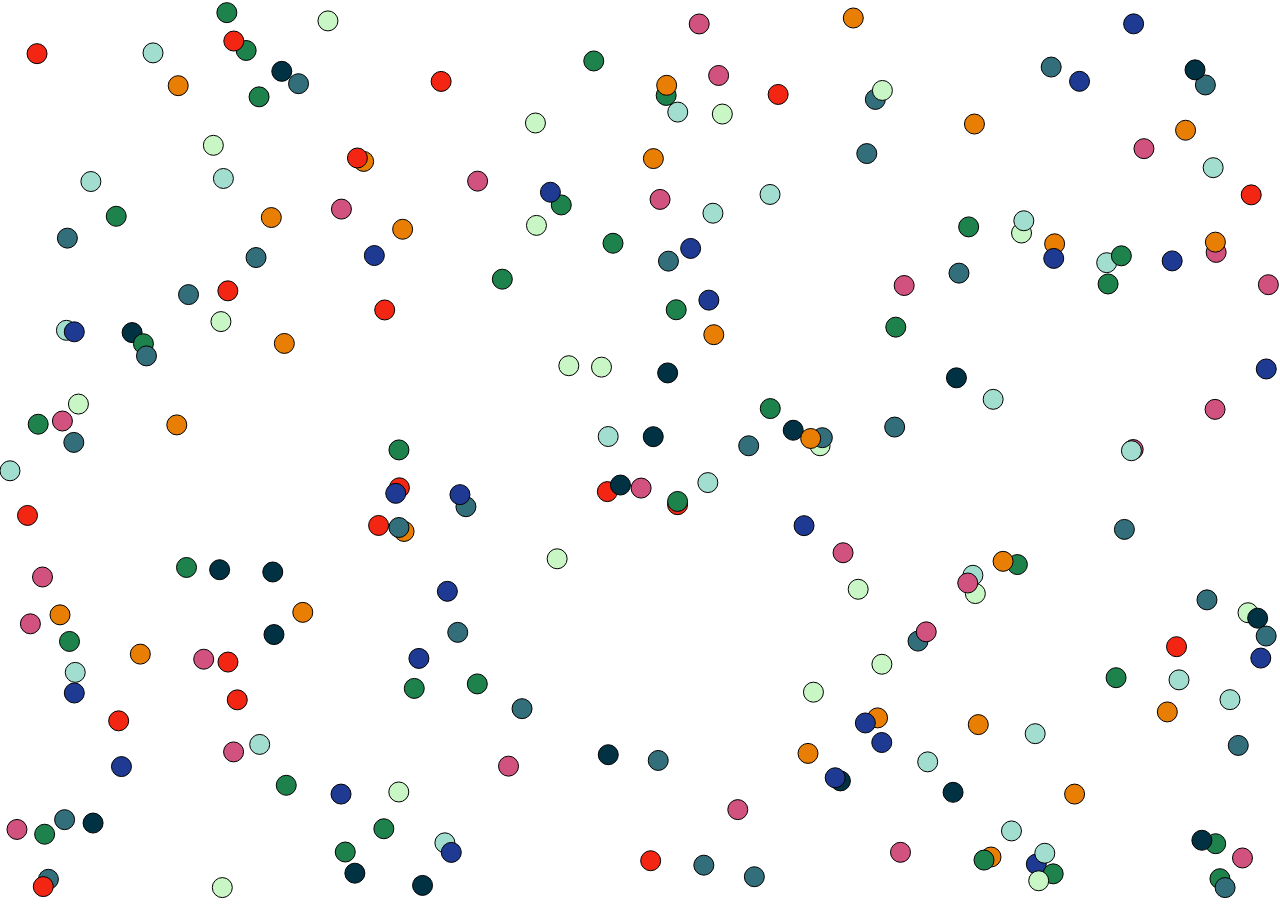
<file: canvas/index.html>
<!DOCTYPE html>
<html lang="en">

<head>
  <meta charset="UTF-8">
  <title>Canvas + Классы в JS</title>
  <link rel="stylesheet" href="css/style.css">
</head>
<body>
  <canvas>

  </canvas>
  <script src='js/scripts.js'></script>
</body>
</html>
</file>
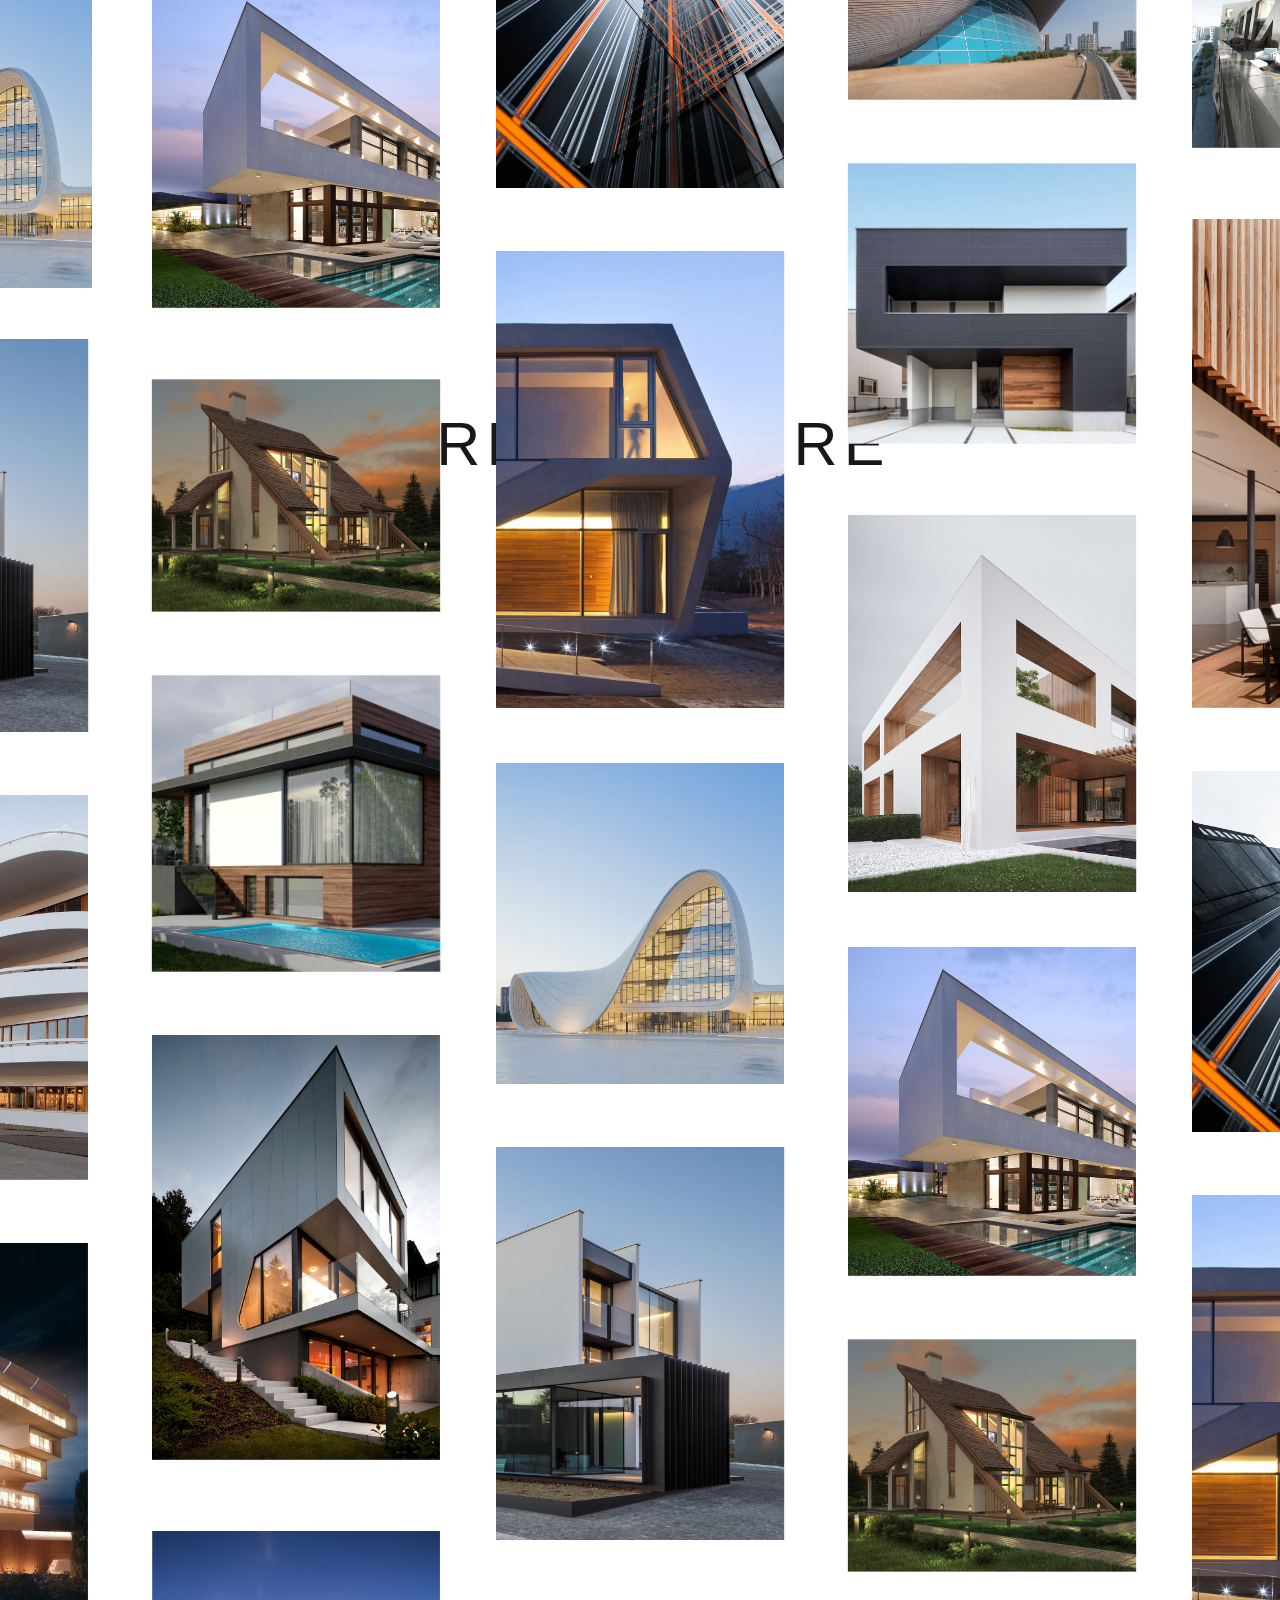
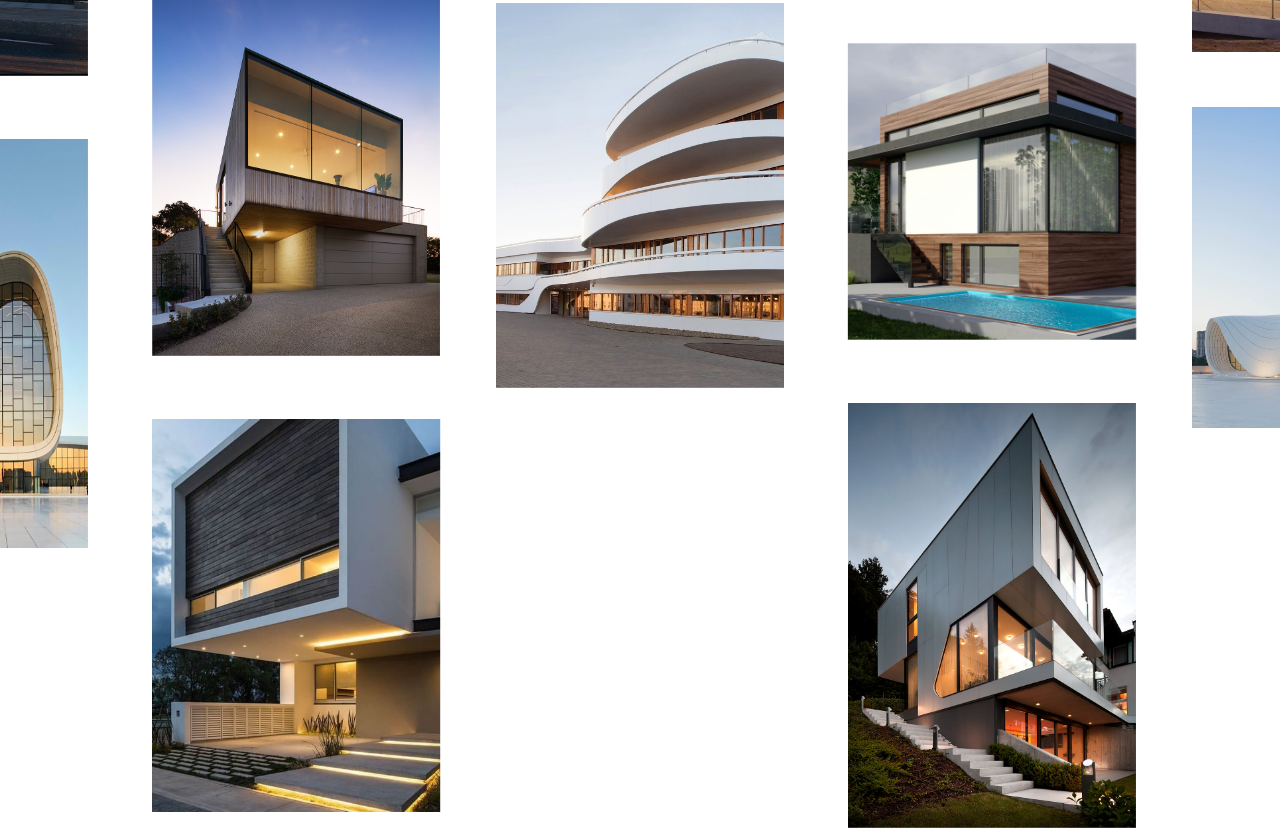
<file: create-draggable-site/index.html>
<!DOCTYPE html>
<html lang="en">
<head>
    <meta charset="UTF-8">
    <meta http-equiv="X-UA-Compatible" content="IE=edge">
    <meta name="viewport" content="width=device-width, initial-scale=1.0">
    <title>Hz</title>
    
    <link rel="stylesheet" href="css/style.css">
    <script src="libs/gsap.min.js" defer></script>
    <script src="libs/Draggable.min.js" defer></script>
    <script src="libs/InertiaPlugin.min.js" defer></script>
    <script src="js/app.js" defer></script>

    <style>
        .gallery{
            opacity: 0;
        }
    </style>

</head>
<body>
    
<h1 class="header">ARHITECTURE <span>Loading...</span></h1>

<!-- .gallery>(.gallery__item*20>img[src="$.jpg" alt="Alt"])*4 -->
<div class="gallery">
    <div class="gallery__item"><img src="img/1.jpg" alt="Alt"></div>
    <div class="gallery__item"><img src="img/2.jpg" alt="Alt"></div>
    <div class="gallery__item"><img src="img/3.jpg" alt="Alt"></div>
    <div class="gallery__item"><img src="img/4.jpg" alt="Alt"></div>
    <div class="gallery__item"><img src="img/5.jpg" alt="Alt"></div>
    <div class="gallery__item"><img src="img/6.jpg" alt="Alt"></div>
    <div class="gallery__item"><img src="img/7.jpg" alt="Alt"></div>
    <div class="gallery__item"><img src="img/8.jpg" alt="Alt"></div>
    <div class="gallery__item"><img src="img/9.jpg" alt="Alt"></div>
    <div class="gallery__item"><img src="img/10.jpg" alt="Alt"></div>
    <div class="gallery__item"><img src="img/11.jpg" alt="Alt"></div>
    <div class="gallery__item"><img src="img/12.jpg" alt="Alt"></div>
    <div class="gallery__item"><img src="img/13.jpg" alt="Alt"></div>
    <div class="gallery__item"><img src="img/14.jpg" alt="Alt"></div>
    <div class="gallery__item"><img src="img/15.jpg" alt="Alt"></div>
    <div class="gallery__item"><img src="img/16.jpg" alt="Alt"></div>
    <div class="gallery__item"><img src="img/17.jpg" alt="Alt"></div>
    <div class="gallery__item"><img src="img/18.jpg" alt="Alt"></div>
    <div class="gallery__item"><img src="img/19.jpg" alt="Alt"></div>
    <div class="gallery__item"><img src="img/20.jpg" alt="Alt"></div>
    <div class="gallery__item"><img src="img/1.jpg" alt="Alt"></div>
    <div class="gallery__item"><img src="img/2.jpg" alt="Alt"></div>
    <div class="gallery__item"><img src="img/3.jpg" alt="Alt"></div>
    <div class="gallery__item"><img src="img/4.jpg" alt="Alt"></div>
    <div class="gallery__item"><img src="img/5.jpg" alt="Alt"></div>
    <div class="gallery__item"><img src="img/6.jpg" alt="Alt"></div>
    <div class="gallery__item"><img src="img/7.jpg" alt="Alt"></div>
    <div class="gallery__item"><img src="img/8.jpg" alt="Alt"></div>
    <div class="gallery__item"><img src="img/9.jpg" alt="Alt"></div>
    <div class="gallery__item"><img src="img/10.jpg" alt="Alt"></div>
    <div class="gallery__item"><img src="img/11.jpg" alt="Alt"></div>
    <div class="gallery__item"><img src="img/12.jpg" alt="Alt"></div>
    <div class="gallery__item"><img src="img/13.jpg" alt="Alt"></div>
    <div class="gallery__item"><img src="img/14.jpg" alt="Alt"></div>
    <div class="gallery__item"><img src="img/15.jpg" alt="Alt"></div>
    <div class="gallery__item"><img src="img/16.jpg" alt="Alt"></div>
    <div class="gallery__item"><img src="img/17.jpg" alt="Alt"></div>
    <div class="gallery__item"><img src="img/18.jpg" alt="Alt"></div>
    <div class="gallery__item"><img src="img/19.jpg" alt="Alt"></div>
    <div class="gallery__item"><img src="img/20.jpg" alt="Alt"></div>
    <div class="gallery__item"><img src="img/1.jpg" alt="Alt"></div>
    <div class="gallery__item"><img src="img/2.jpg" alt="Alt"></div>
    <div class="gallery__item"><img src="img/3.jpg" alt="Alt"></div>
    <div class="gallery__item"><img src="img/4.jpg" alt="Alt"></div>
    <div class="gallery__item"><img src="img/5.jpg" alt="Alt"></div>
    <div class="gallery__item"><img src="img/6.jpg" alt="Alt"></div>
    <div class="gallery__item"><img src="img/7.jpg" alt="Alt"></div>
    <div class="gallery__item"><img src="img/8.jpg" alt="Alt"></div>
    <div class="gallery__item"><img src="img/9.jpg" alt="Alt"></div>
    <div class="gallery__item"><img src="img/10.jpg" alt="Alt"></div>
    <div class="gallery__item"><img src="img/11.jpg" alt="Alt"></div>
    <div class="gallery__item"><img src="img/12.jpg" alt="Alt"></div>
    <div class="gallery__item"><img src="img/13.jpg" alt="Alt"></div>
    <div class="gallery__item"><img src="img/14.jpg" alt="Alt"></div>
    <div class="gallery__item"><img src="img/15.jpg" alt="Alt"></div>
    <div class="gallery__item"><img src="img/16.jpg" alt="Alt"></div>
    <div class="gallery__item"><img src="img/17.jpg" alt="Alt"></div>
    <div class="gallery__item"><img src="img/18.jpg" alt="Alt"></div>
    <div class="gallery__item"><img src="img/19.jpg" alt="Alt"></div>
    <div class="gallery__item"><img src="img/20.jpg" alt="Alt"></div>
    <div class="gallery__item"><img src="img/1.jpg" alt="Alt"></div>
    <div class="gallery__item"><img src="img/2.jpg" alt="Alt"></div>
    <div class="gallery__item"><img src="img/3.jpg" alt="Alt"></div>
    <div class="gallery__item"><img src="img/4.jpg" alt="Alt"></div>
    <div class="gallery__item"><img src="img/5.jpg" alt="Alt"></div>
    <div class="gallery__item"><img src="img/6.jpg" alt="Alt"></div>
    <div class="gallery__item"><img src="img/7.jpg" alt="Alt"></div>
    <div class="gallery__item"><img src="img/8.jpg" alt="Alt"></div>
    <div class="gallery__item"><img src="img/9.jpg" alt="Alt"></div>
    <div class="gallery__item"><img src="img/10.jpg" alt="Alt"></div>
    <div class="gallery__item"><img src="img/11.jpg" alt="Alt"></div>
    <div class="gallery__item"><img src="img/12.jpg" alt="Alt"></div>
    <div class="gallery__item"><img src="img/13.jpg" alt="Alt"></div>
    <div class="gallery__item"><img src="img/14.jpg" alt="Alt"></div>
    <div class="gallery__item"><img src="img/15.jpg" alt="Alt"></div>
    <div class="gallery__item"><img src="img/16.jpg" alt="Alt"></div>
    <div class="gallery__item"><img src="img/17.jpg" alt="Alt"></div>
    <div class="gallery__item"><img src="img/18.jpg" alt="Alt"></div>
    <div class="gallery__item"><img src="img/19.jpg" alt="Alt"></div>
    <div class="gallery__item"><img src="img/20.jpg" alt="Alt"></div>
</div>

</body>
</html>
</file>
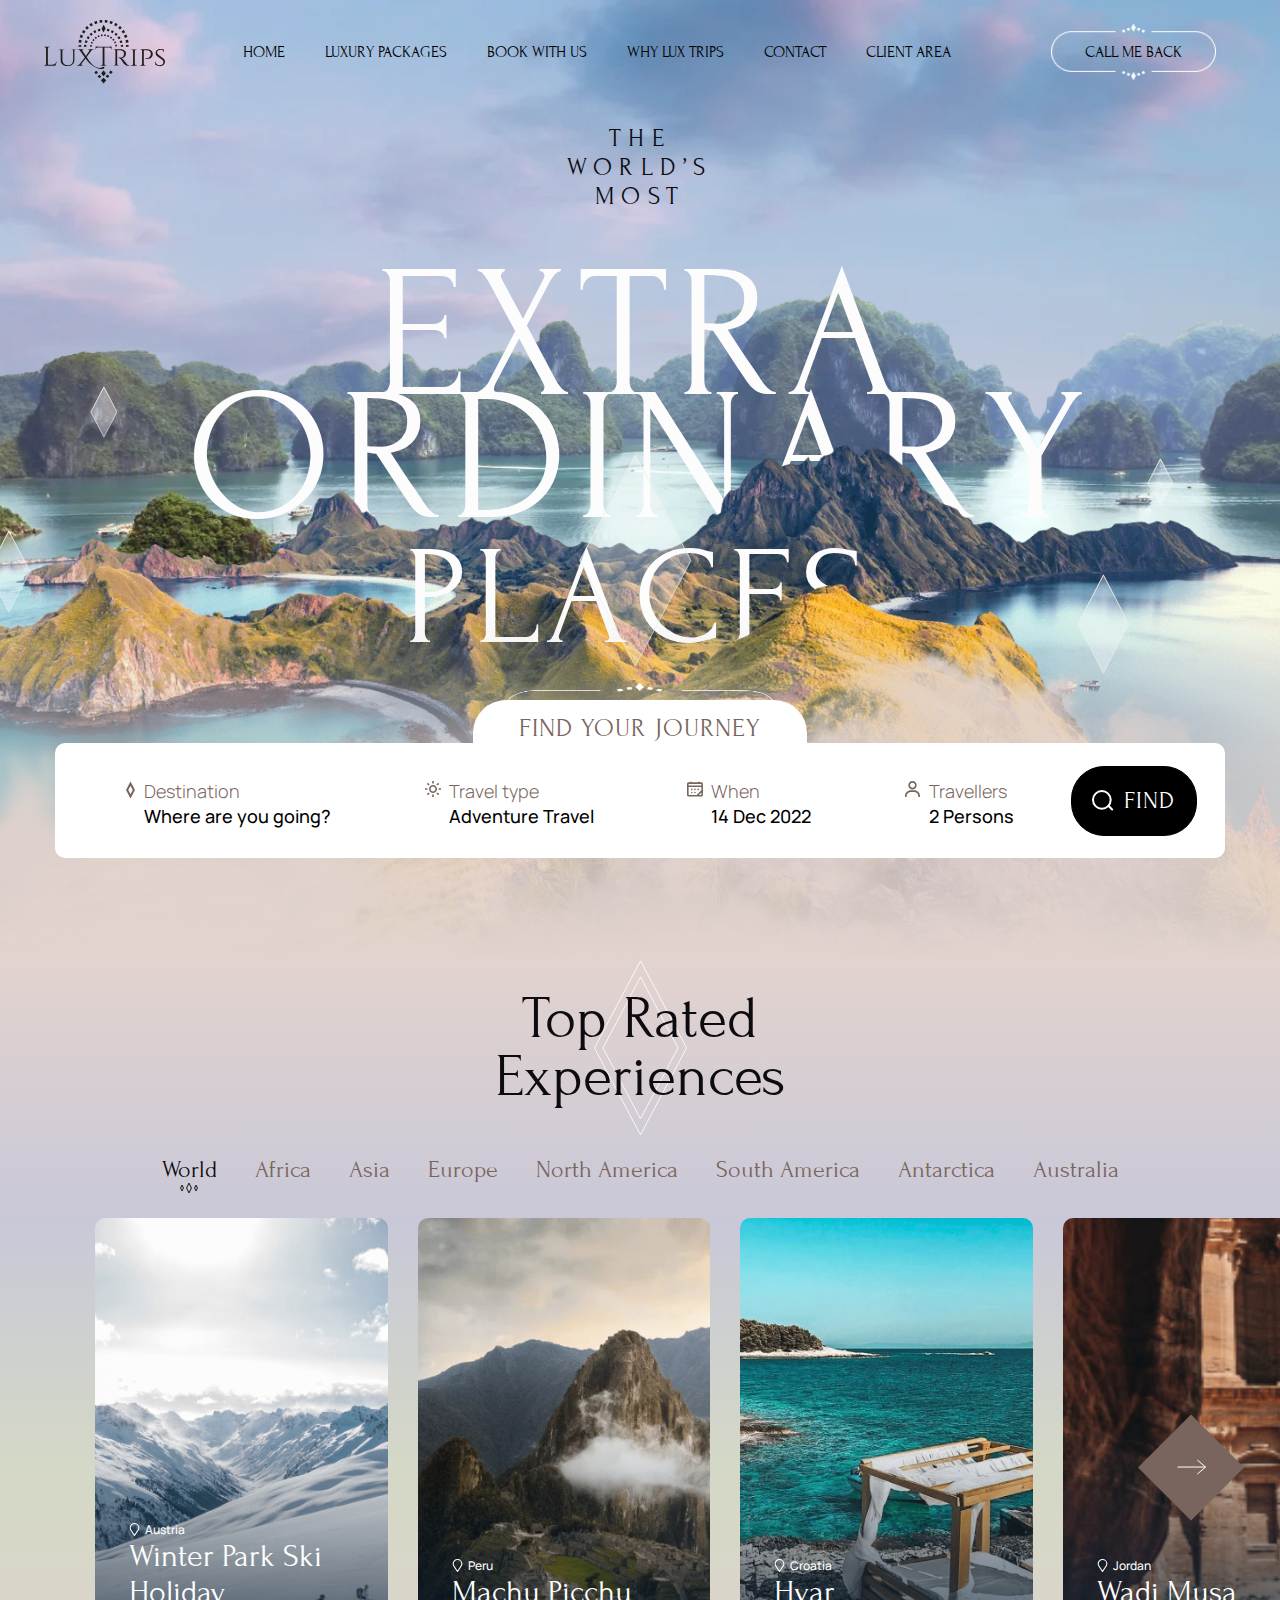
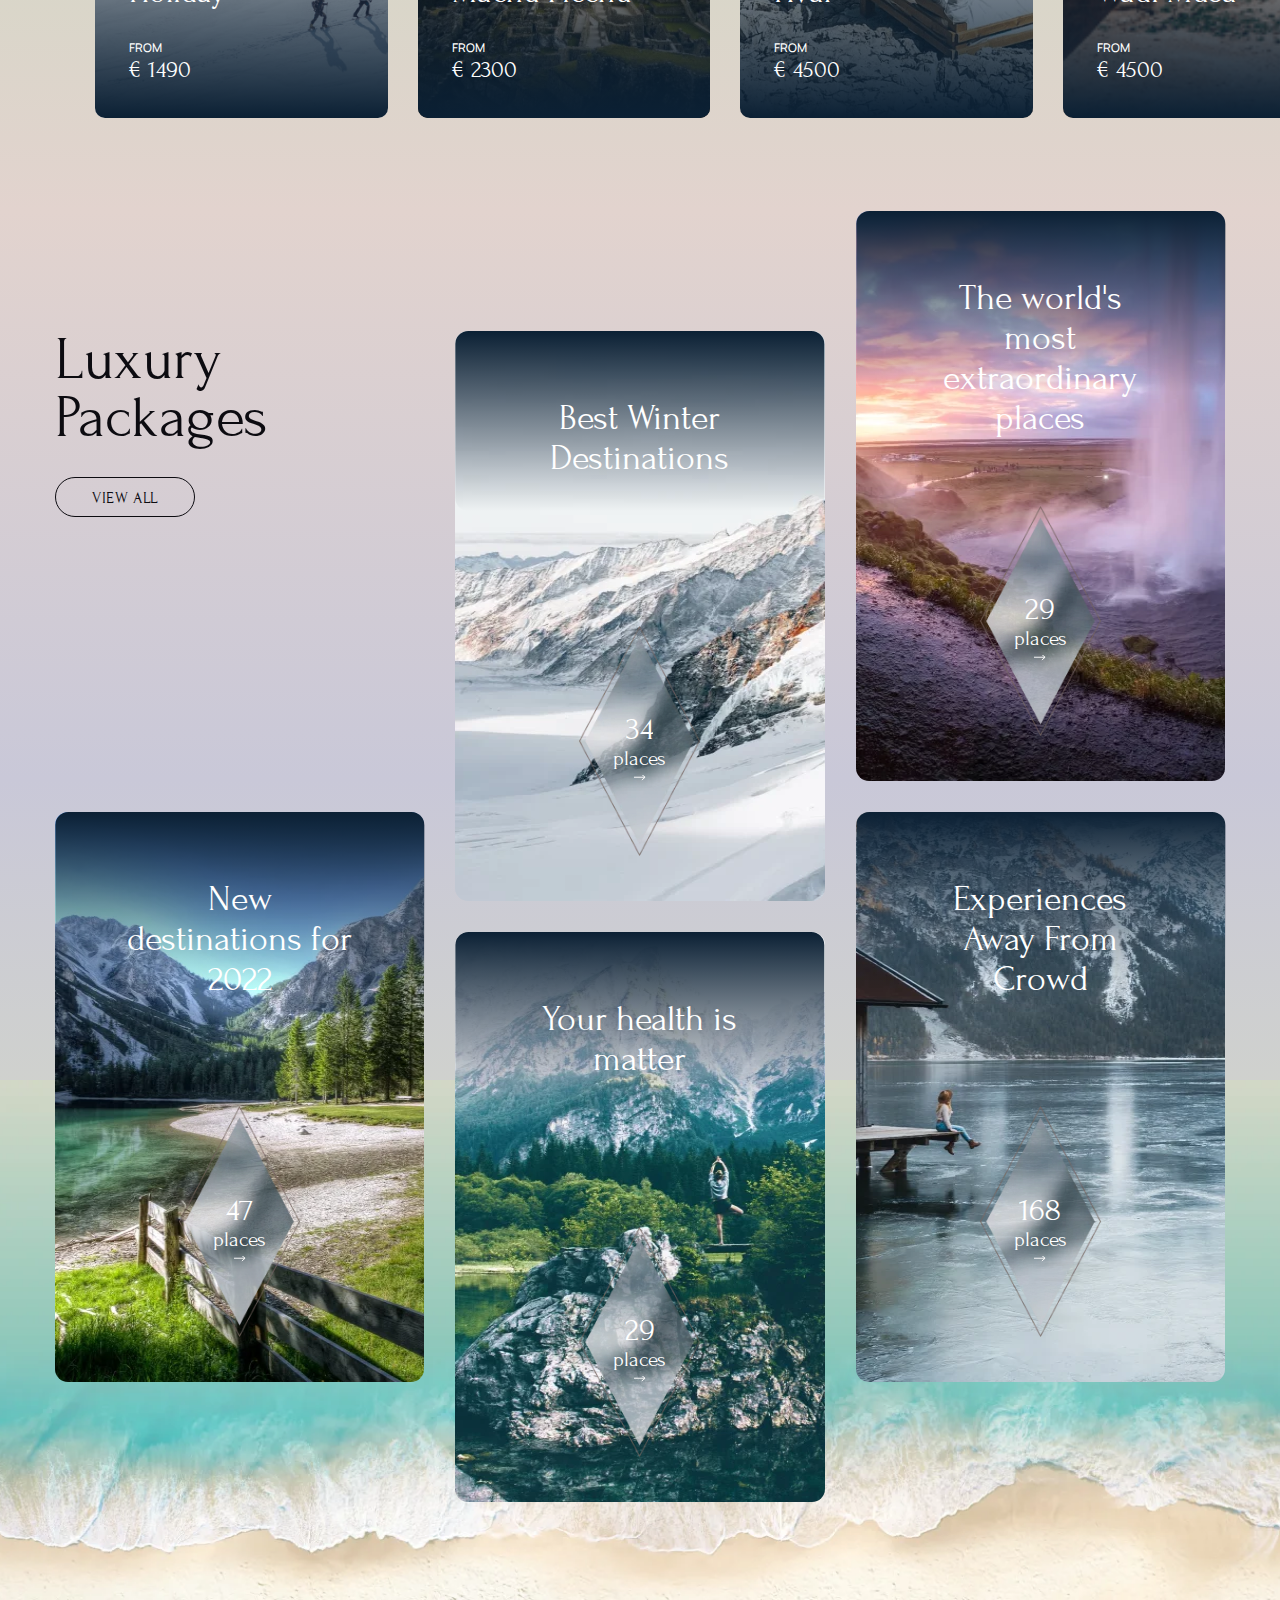
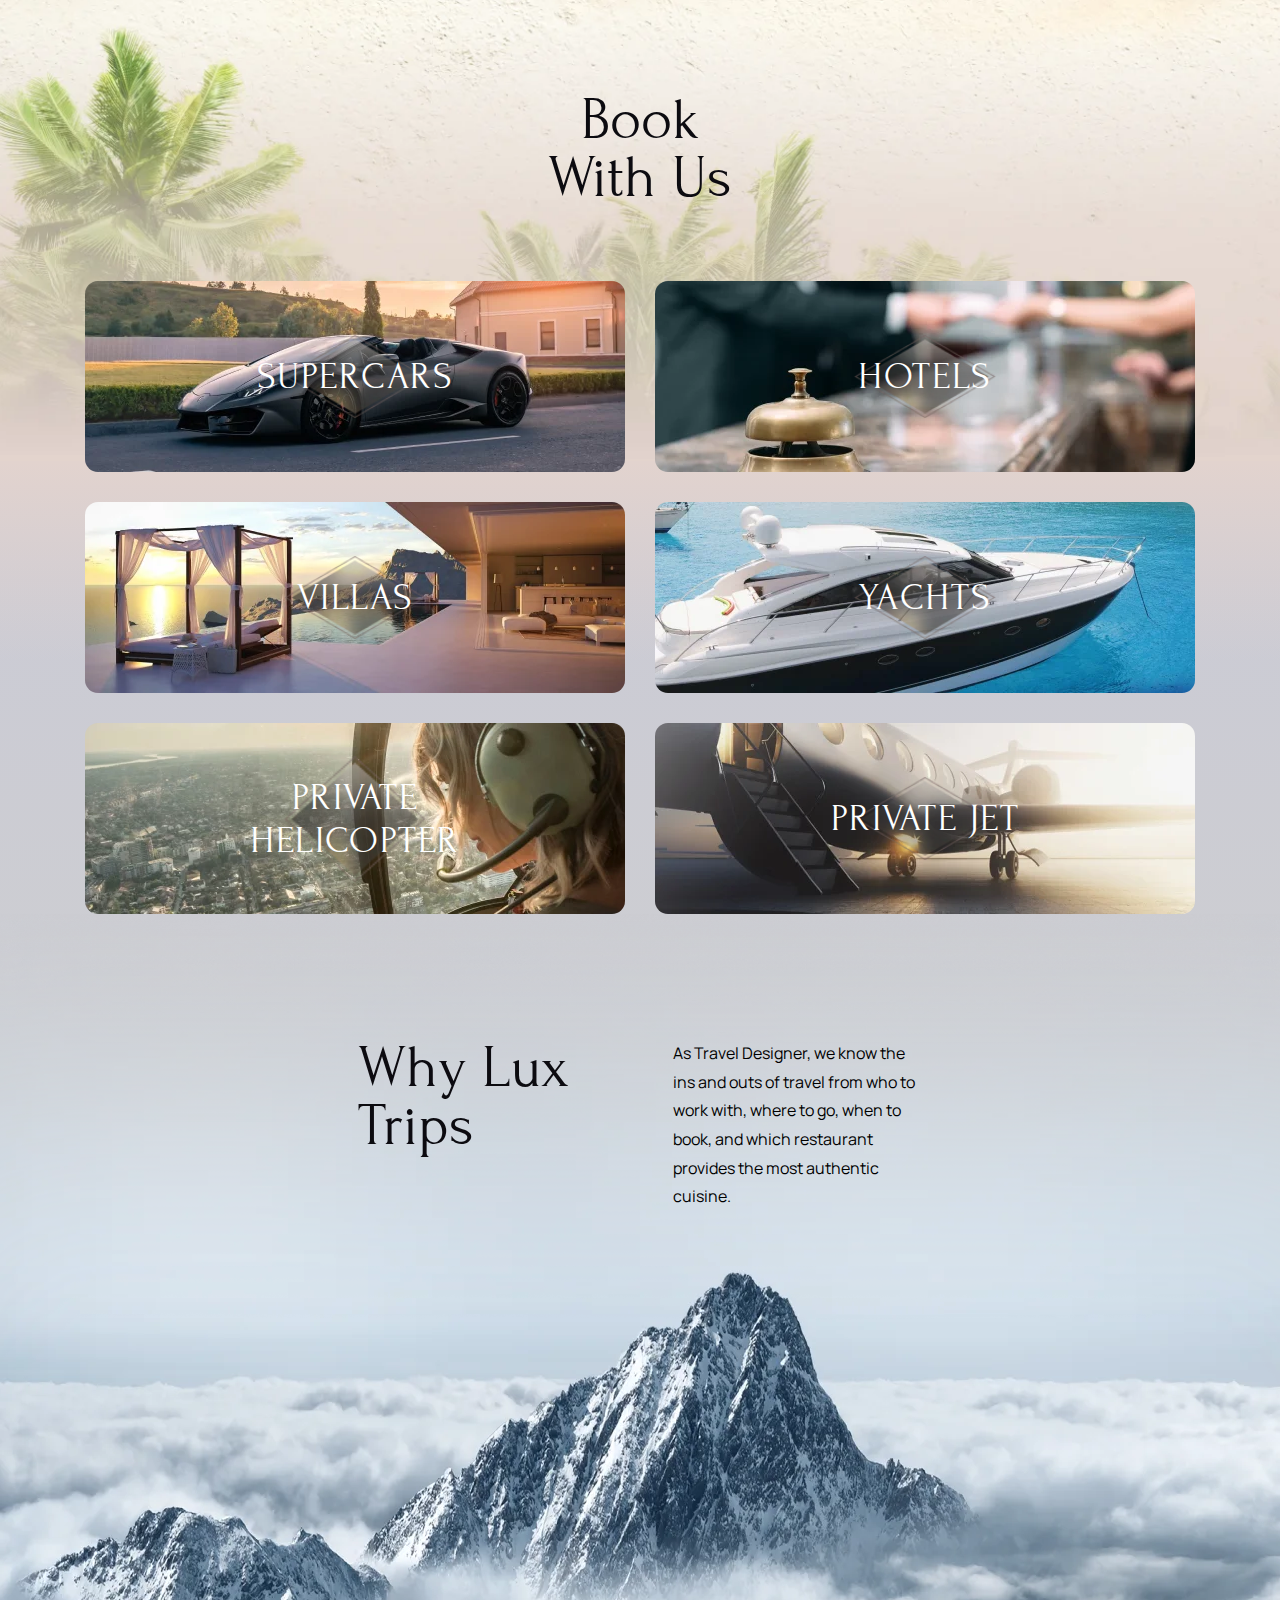
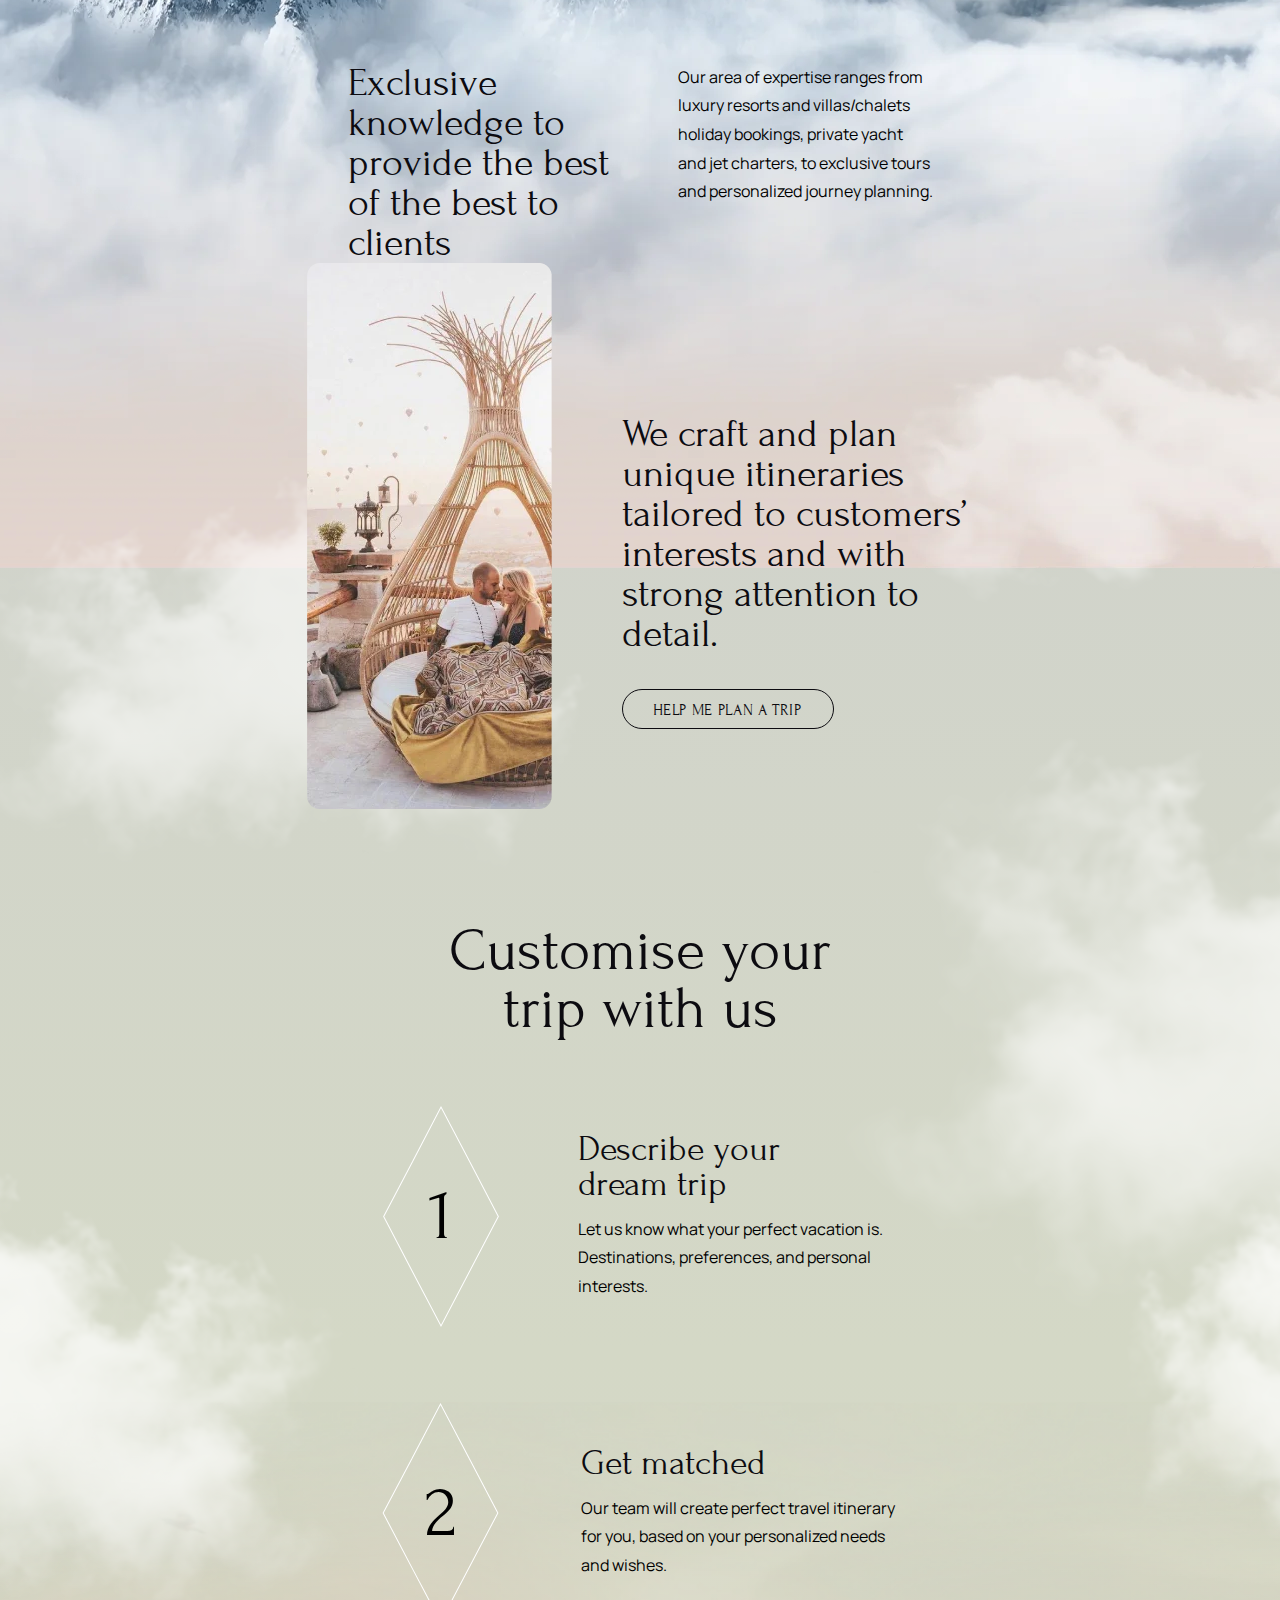
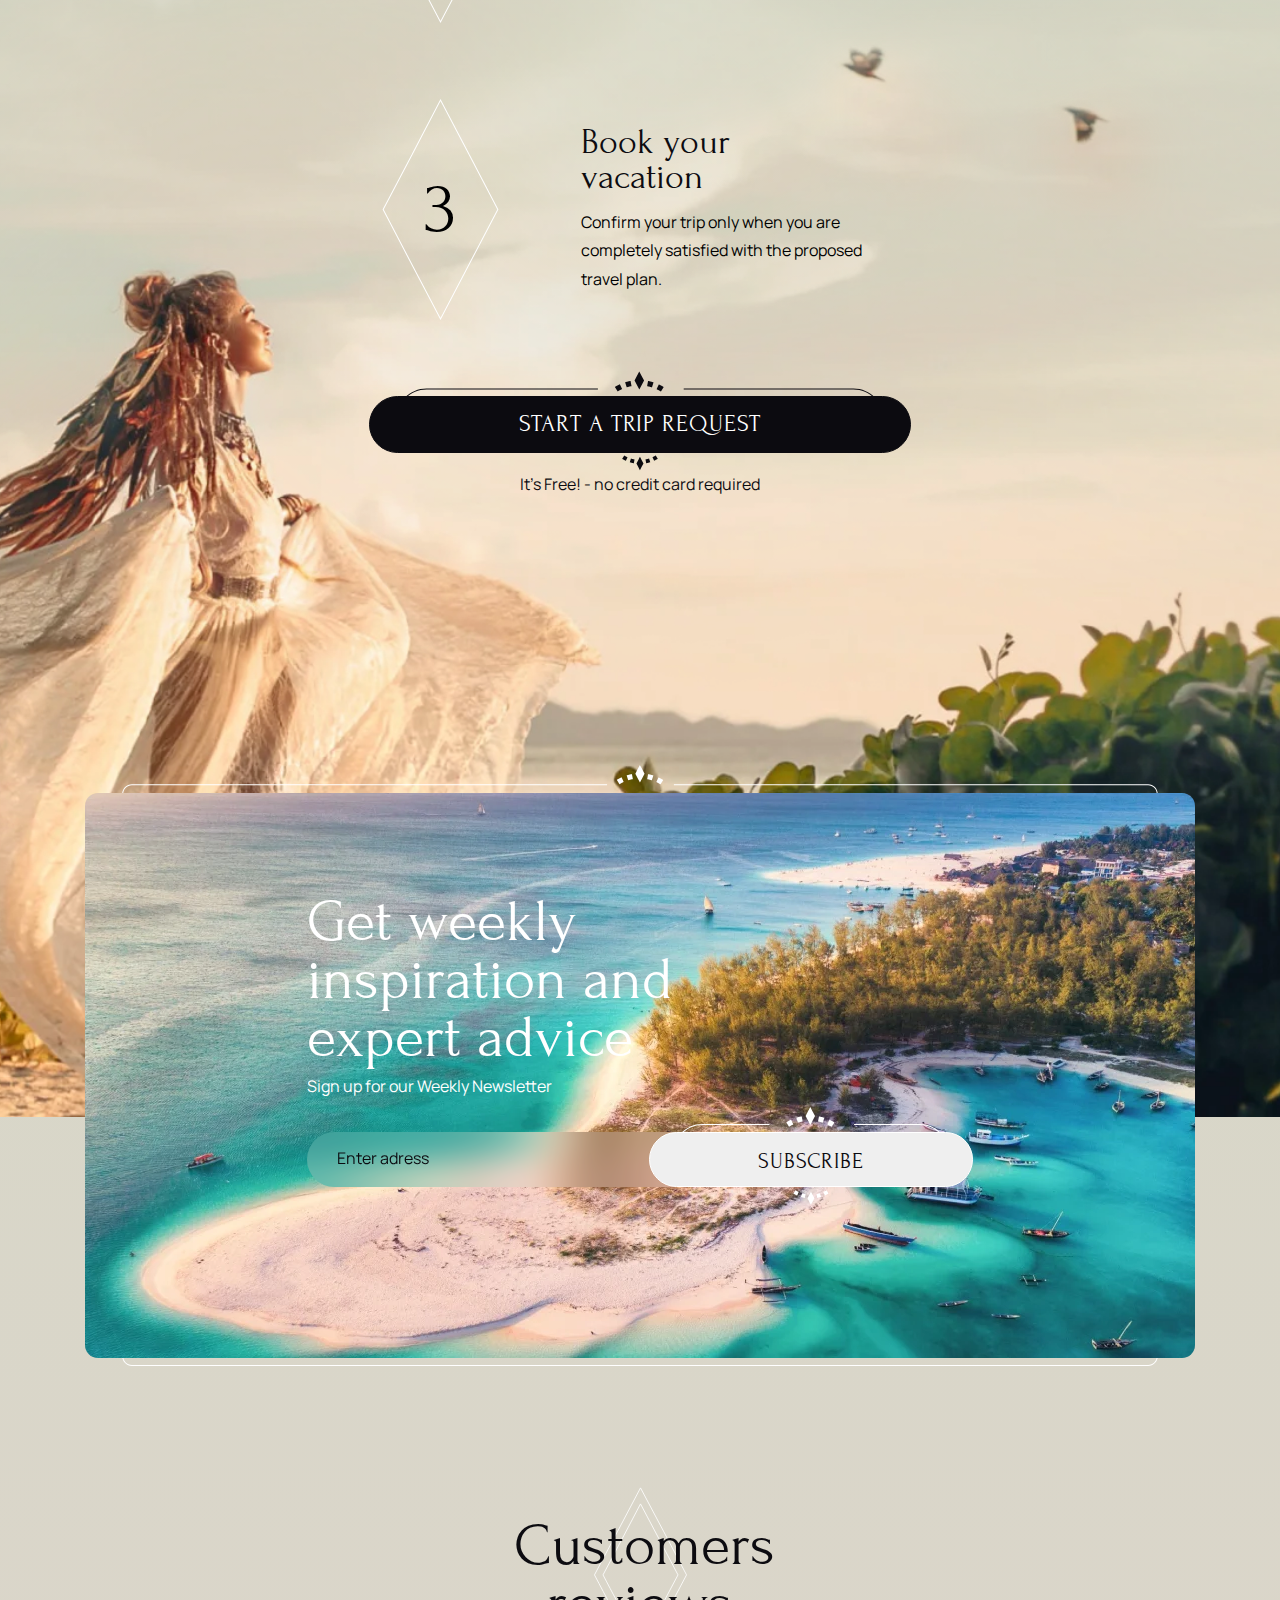
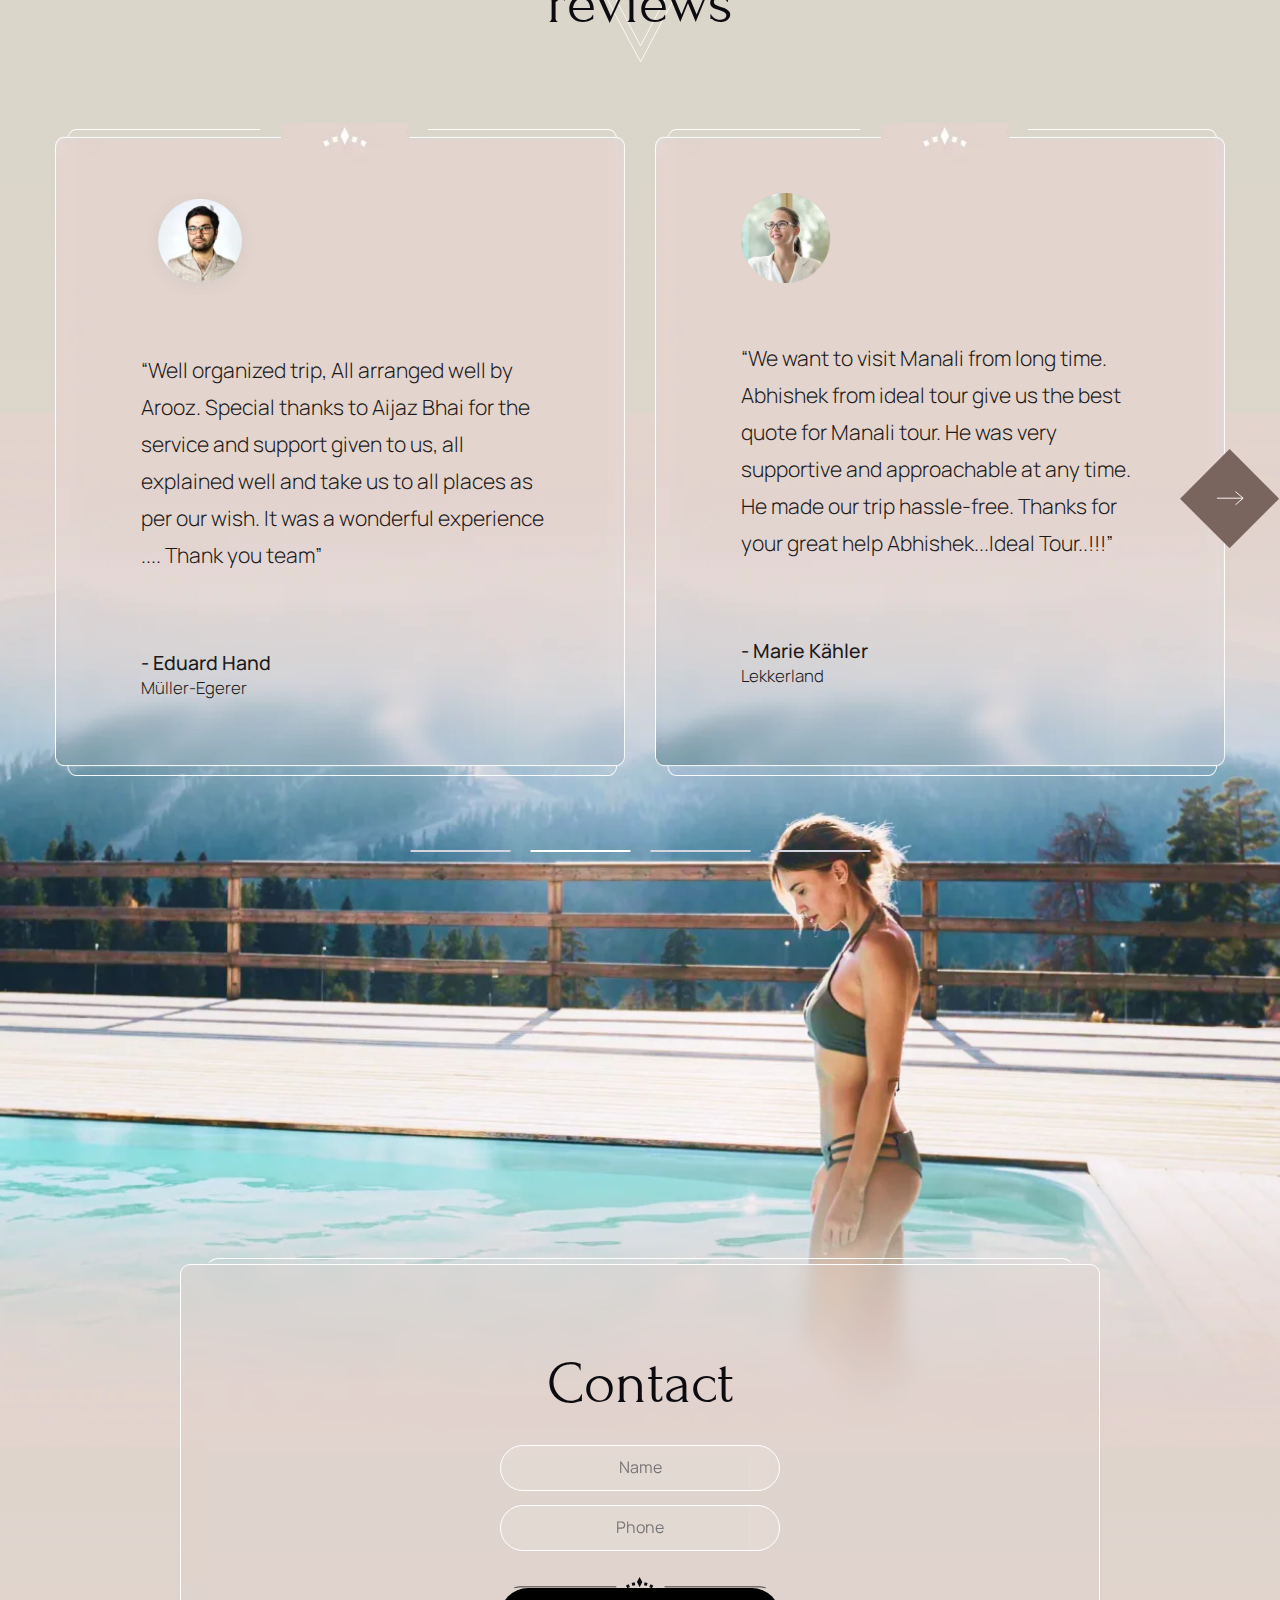
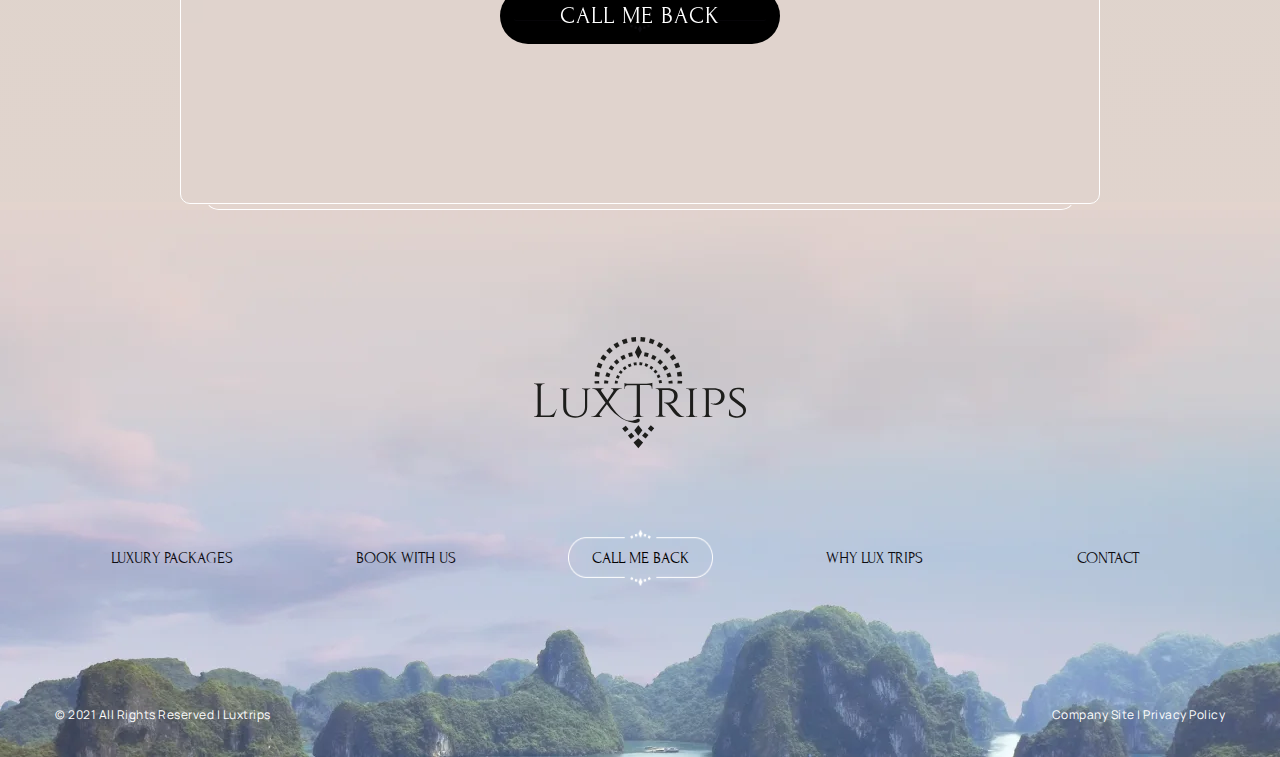
<file: Travel/index.html>
<!DOCTYPE html>
<html lang="en">

<head>
  <meta charset="UTF-8">
  <meta name="viewport" content="width=device-width, initial-scale=1.0">
  <title>Travel</title>
  <link rel="stylesheet" href="css/style.min.css">
</head>

<body>

  <div class="wrapper">
    <main class="main">
      <div class="main__overlay"></div>
      <div class="main__clouds"></div>
      <header class="header">
        <div class="header__container">
          <div class="header__inner">
            <a class="header__logo-link" href="#">
              <img class="header__logo" src="images/main/header-logo.svg"></img>
            </a>
            <nav class="menu">
              <ul class="menu__list">
                <li class="menu__list-item">
                  <a class="menu__link" href="#">
                    Home
                  </a>
                </li>
                <li class="menu__list-item">
                  <a class="menu__link" href="#">
                    Luxury packages
                  </a>
                </li>
                <li class="menu__list-item">
                  <a class="menu__link" href="#">
                    Book with us
                  </a>
                </li>
                <li class="menu__list-item">
                  <a class="menu__link" href="#">
                    Why Lux Trips
                  </a>
                </li>
                <li class="menu__list-item">
                  <a class="menu__link" href="#">
                    Contact
                  </a>
                </li>
                <li class="menu__list-item">
                  <a class="menu__link" href="#">
                    Client Area
                  </a>
                </li>
                <li class="menu__list-item menu__list-btn">
                  <button class="header__btn btn-with-bg">
                    Call Me Back
                  </button>
                </li>
              </ul>
            </nav>
              
              <div class="header__burger">
                <span class="header__burger-menu"></span>
              </div>
          </div>
        </div>
      </header>
        <div class="main__inner">
          <h6 class="main__suptitle">
            the <br> world’s <br> most
          </h6>
          <h2 class="main__title">
            extra <br> ordinary
          </h2>
          <span class="main__title-continue">
            Places
          </span>
          <div class="search">
            <div class="container">
              <div class="search__inner">
                <div class="search__title">
                  find your journey
                </div>
                <div class="search__params-row">
                  <div class="search__param-item search__param-item--destination">
                    <div class="search__param">Destination</div>
                    <div class="search__param-link">Where are you going?</div>
                  </div>
                  <div class="search__param-item search__param-item--travel">
                    <div class="search__param">Travel type</div>
                    <div class="search__param-link">Adventure Travel</div>
                  </div>
                  <div class="search__param-item search__param-item--calendar">
                    <div class="search__param">When</div>
                    <div class="search__param-link">14 Dec 2022</div>
                  </div>
                  <div class="search__param-item search__param-item--travelers">
                    <div class="search__param">Travellers</div>
                    <div class="search__param-link">2 Persons</div>
                  </div>
                  <button class="search__btn">
                    <img  class="search__btn-img" src="images/main/icon_search.svg" alt="search">
                    Find
                  </button>
                </div>
              </div>
            </div>
          </div>
        </div>
    </main>
    <section class="experiances experiances--margine">
        <h3 class="experiances__title title-with-round">
          Top Rated <br> Experiences
        </h3>
        <div class="experiances__inner">
          <div class="container experiances__container">
            <ul class="experiances__country-list">
              <li class="experiances__country-item">
                <a class="experiances__country-link experiances__country--active" href="#">
                  World
                </a>
              </li>
              <li class="experiances__country-item">
                <a class="experiances__country-link" href="#">
                  Africa
                </a>
              </li>
              <li class="experiances__country-item">
                <a class="experiances__country-link" href="#">
                  Asia
                </a>
              </li>
              <li class="experiances__country-item">
                <a class="experiances__country-link" href="#">
                  Europe
                </a>
              </li>
              <li class="experiances__country-item">
                <a class="experiances__country-link" href="#">
                  North America
                </a>
              </li>
              <li class="experiances__country-item">
                <a class="experiances__country-link" href="#">
                  South America
                </a>
              </li>
              <li class="experiances__country-item">
                <a class="experiances__country-link" href="#">
                  Antarctica
                </a>
              </li>
              <li class="experiances__country-item">
                <a class="experiances__country-link" href="#">
                  Australia
                </a>
              </li>
            </ul>
          </div>
         
          <div class="experiances__slider-wrapper slider__wrapper container">
            <div class="experiances__arrow">
              <img class="experiances__arrow-img" src="images/experiences/e-arrow.svg" alt="arrow">
            </div>
            <div class="experiances__slider-container slider__container ">
              <div class="experiances__row experiances__slider slider__track" >
                <div class="experiances__item  experiances__item--australia slider__item">
                  <a class="experiances__item-link" href="#">
                    <div class="experiances__info-wrapper">
                      <div class="experiances__info">
                        <a class="experiances__country">
                          Austria
                        </a>
                        <div class="experiances__name-title">
                          Winter Park Ski Holiday
                        </div>
                        <div class="experiances__from">
                          From
                        </div>
                        <div class="experiances__price">
                          € 1490
                        </div>
                      </div>
                    </div>
                  </a>
                </div>
                <div class="experiances__item  experiances__item--peru slider__item">
                  <a class="experiances__item-link" href="#">
                    <div class="experiances__info-wrapper">
                      <div class="experiances__info">
                        <a class="experiances__country">
                          Peru
                        </a>
                        <div class="experiances__name-title">
                          Machu Picchu
                        </div>
                        <div class="experiances__from">
                          From
                        </div>
                        <div class="experiances__price">
                          € 2300
                        </div>
                      </div>
                    </div>
                  </a>
                </div>
                <div class="experiances__item experiances__item--croastia slider__item">
                  <a class="experiances__item-link" href="#">
                    <div class="experiances__info-wrapper">
                    <div class="experiances__info">
                      <a class="experiances__country">
                        Croatia
                      </a>
                      <div class="experiances__name-title">
                        Hvar
                      </div>
                      <div class="experiances__from">
                        From
                      </div>
                      <div class="experiances__price">
                        € 4500
                      </div>
                    </div>
                  </div>
                  </a>
                  
                </div>
                <div class="experiances__item experiances__item--jordan slider__item">
                  <a class="experiances__item-link" href="#">
                    <div class="experiances__info-wrapper">
                    <div class="experiances__info">
                      <a class="experiances__country">
                        Jordan
                      </a>
                      <div class="experiances__name-title">
                        Wadi Musa
                      </div>
                      <div class="experiances__from">
                        From
                      </div>
                      <div class="experiances__price">
                        € 4500
                      </div>
                    </div>
                  </div>
                  </a>
                  
                </div>
                <div class="experiances__item  experiances__item--australia slider__item">
                  <a class="experiances__item-link" href="#">
                    <div class="experiances__info-wrapper">
                      <div class="experiances__info">
                        <a class="experiances__country">
                          Austria
                        </a>
                        <div class="experiances__name-title">
                          Winter Park Ski Holiday
                        </div>
                        <div class="experiances__from">
                          From
                        </div>
                        <div class="experiances__price">
                          € 1490
                        </div>
                      </div>
                    </div>
                  </a>
                </div>
                <div class="experiances__item  experiances__item--peru slider__item">
                  <a class="experiances__item-link" href="#">
                    <div class="experiances__info-wrapper">
                      <div class="experiances__info">
                        <a class="experiances__country">
                          Peru
                        </a>
                        <div class="experiances__name-title">
                          Machu Picchu
                        </div>
                        <div class="experiances__from">
                          From
                        </div>
                        <div class="experiances__price">
                          € 2300
                        </div>
                      </div>
                    </div>
                  </a>
                </div>
                <div class="experiances__item experiances__item--croastia slider__item">
                  <a class="experiances__item-link" href="#">
                    <div class="experiances__info-wrapper">
                    <div class="experiances__info">
                      <a class="experiances__country">
                        Croatia
                      </a>
                      <div class="experiances__name-title">
                        Hvar
                      </div>
                      <div class="experiances__from">
                        From
                      </div>
                      <div class="experiances__price">
                        € 4500
                      </div>
                    </div>
                  </div>
                  </a>
                  
                </div>
                <div class="experiances__item experiances__item--jordan slider__item">
                  <a class="experiances__item-link" href="#">
                    <div class="experiances__info-wrapper">
                    <div class="experiances__info">
                      <a class="experiances__country">
                        Jordan
                      </a>
                      <div class="experiances__name-title">
                        Wadi Musa
                      </div>
                      <div class="experiances__from">
                        From
                      </div>
                      <div class="experiances__price">
                        € 4500
                      </div>
                    </div>
                  </div>
                  </a>
                  
                </div>
              </div>
            </div>
          </div>
        </div>
    </section>
    <section class="luxury luxury__offset">
      <div class="container">
        <div class="luxury__inner">
          <div class="luxury__row">
            <div class="luxury__item luxury__title-item">
              <h3 class="luxury__title">
                Luxury Packages
              </h3>
              <button class="luxury__btn">
                view all
              </button>
            </div>
            <div class="luxury__item luxury__item--best-winter">
              <p class="luxury__item-text">
                Best Winter Destinations
              </p>
              <a class="luxury__count-places" href="#">
                <img class="luxury__count-btn" src="images/luxury/button.webp" alt="btn">
                <div class="luxury__count-info">
                  <span class="luxury__counter">
                    34
                  </span>
                  <span class="luxury__counter-info">
                    places
                  </span>
                </div>
              </a>
            </div>
            <div class="luxury__item luxury__item--most-e-places">
              <p class="luxury__item-text">
                The world's most extraordinary places
              </p>
              <a class="luxury__count-places" href="#">
                <img class="luxury__count-btn" src="images/luxury/button.webp" alt="btn">
                <div class="luxury__count-info">
                  <span class="luxury__counter">
                    29
                  </span>
                  <span class="luxury__counter-info">
                    places
                  </span>
                </div>
              </a>
            </div>
            <div class="luxury__item luxury__item--new-destinations">
              <p class="luxury__item-text">
                New destinations for 2022
              </p>
              <a class="luxury__count-places" href="#">
                <img class="luxury__count-btn" src="images/luxury/button.webp" alt="btn">
                <div class="luxury__count-info">
                  <span class="luxury__counter">
                    47
                  </span>
                  <span class="luxury__counter-info">
                    places
                  </span>
                </div>
              </a>
            </div>
            <div class="luxury__item luxury__item--your-health">
              <p class="luxury__item-text">
                Your health is matter
              </p>
              <a class="luxury__count-places" href="#">
                <img class="luxury__count-btn" src="images/luxury/button.webp" alt="btn">
                <div class="luxury__count-info">
                  <span class="luxury__counter">
                    29
                  </span>
                  <span class="luxury__counter-info">
                    places
                  </span>
                </div>
              </a>
            </div>
            <div class="luxury__item luxury__item--away-from">
              <p class="luxury__item-text">
                Experiences Away From Crowd
              </p>
              <a class="luxury__count-places" href="#">
                <img class="luxury__count-btn" src="images/luxury/button.webp" alt="btn">
                <div class="luxury__count-info">
                  <span class="luxury__counter">
                    168
                  </span>
                  <span class="luxury__counter-info">
                    places
                  </span>
                </div>
              </a>
            </div>
          </div>
        </div>
      </div>
    </section>
    <section class="book book--absolute">
      <div class="container">
        <div class="book__inner">
          <h3 class="book__title">
            Book With Us
          </h3>
          <div class="book__row">
            <div class="book__row-item book__row-item--supercars">
              <a class="book__row-link" href="#">
                <p class="book__row-text">
                  Supercars
                </p>
              </a>
            </div>
            <div class="book__row-item book__row-item--hotels">
              <a class="book__row-link" href="#">
                <p class="book__row-text">
                  Hotels
                </p>
              </a>
            </div>
            <div class="book__row-item book__row-item--villas">
              <a class="book__row-link" href="#">
                <p class="book__row-text">
                  Villas
                </p>
              </a>
            </div>
            <div class="book__row-item book__row-item--yachts">
              <a class="book__row-link" href="#">
                <p class="book__row-text">
                  Yachts
                </p>
              </a>
            </div>
            <div class="book__row-item book__row-item--p-helicopter">
              <a class="book__row-link" href="#">
                <p class="book__row-text">
                  Private Helicopter
                </p>
              </a>
            </div>
            <div class="book__row-item book__row-item--p-jet">
              <a class="book__row-link" href="#">
                <p class="book__row-text">
                  Private Jet
                </p>
              </a>
            </div>
          </div>
        </div>
      </div>
    </section>
    <section class="lux-trips lux-trips--margin">
      <div class="container lux-trips__container">
        <div class="lux-trips__inner">
          <div class="lux-trips__title-wrapper">
            <h3 class="lux-trips__title">
              Why Lux Trips
            </h3>
            <p class="lux-trips__title-text">
              As Travel Designer, we know the ins and outs of travel from who to work with, where to go, when to book, and which restaurant provides the most authentic cuisine. 
            </p>
          </div>
          <div class="lux-trips__content">
            <p class="lux-trips__content-uptext">
              Exclusive knowledge to provide the best of the best to clients
            </p>
            <p class="lux-trips__content-smalltext">
              Our area of expertise ranges from luxury resorts and villas/chalets holiday bookings, private yacht and jet charters, to exclusive tours and personalized journey planning. 
            </p>
            <div class="lux-trips__content-item">
              <img class="lux-trips__content-img" src="images/lux-trips/lux-img.webp" alt="img">
              <div class="lux-trips__content-itemrow">
                <p class="lux-trips__content-itemtext">
                  We craft and plan unique itineraries tailored to customers’ interests and with strong attention to detail.
                </p>
                <button class="lux-trips__content-btn">
                  help me plan a trip
                </button>
              </div>
            </div>
          </div>
        </div>
      </div>
    </section>
    <section class="customise customise--margin">
      <div class="container">
        <div class="customise__inner">
          <h3 class="customise__title">
            Customise your trip with us
          </h3>
          <div class="customise__row">
            <div class="customise__item">
              <div class="customise__num-img">
                1
              </div>
              <div class="customise__text-wrapper">
                <h6 class="customise__item-title">
                  Describe your dream trip
                </h6>
                <p class="customise__item-text">
                  Let us know what your perfect vacation is. Destinations, preferences, and personal interests. 
                </p>
              </div>
            </div>
            <div class="customise__item">
              <div class="customise__num-img">
                2
              </div>
              <div class="customise__text-wrapper">
                <h6 class="customise__item-title">
                  Get matched
                </h6>
                <p class="customise__item-text">
                  Our team will create perfect travel itinerary for you, based on your personalized needs and wishes. 
                </p>
              </div>
            </div>
            <div class="customise__item">
              <div class="customise__num-img">
                3
              </div>
              <div class="customise__text-wrapper">
                <h6 class="customise__item-title">
                  Book your vacation
                </h6>
                <p class="customise__item-text">
                  Confirm your trip only when you are completely satisfied with the proposed travel plan. 
                </p>
              </div>
            </div>
            <div class="customise__btn-wrapper">
              <button class="customise__btn">
                Start a trip request
              </button>
            </div>
            <p class="customise__sub-text">
              It’s Free! - no credit card required
            </p>
          </div>
        </div>
      </div>
      <div class="customise__subscribe">
        <div class="container">
          <div class="customise__subscribe-inner">
            <div class="customise__subscribe-border"></div>
            <div class="customise__img-content">
              <div class="customise__img-content-wrapper">
                <div class="customise__subscribe-title">
                  Get weekly inspiration and expert advice
                </div>
                <p class="customise__subscribe-text">
                  Sign up for our Weekly Newsletter
                </p>
                <label class="customise__subscribe-label">
                  <input class="customise__subscribe-email" type="email" placeholder="Enter adress">
                  <div class="customise__subscribe-btnwrapper">
                    <button class="customise__subscribe-btn">
                      Subscribe
                    </button>
                  </div>
                </label>
              </div>
              
            </div>
          </div>
        </div>
      </div>
    </section>
    <section class="customers customers__margin">
      <div class="customers__title title-with-round">
        Customers reviews
      </div>
      <div class="customers__slider">
        <div class="slider__wrapper container">
          <div class="customers__row-inner  slider__container">
            <div class="customers__row slider__track">
              <div class="customers__item">
                <div class="customers__item-inner">
                  <div class="customers__item-img-wrapper">
                    <img class="customers__item-img customers__item-img--man" src="images/customers/man.webp" alt="img">
                  </div>
      
                  <p class="customers__item-text">
                    “Well organized trip, All arranged well by Arooz. Special thanks to Aijaz Bhai for the service and support given to us, all explained well and take us to all places as per our wish. It was a wonderful experience .... Thank you team”
                  </p>
                  <span class="customers__item-author">
                    - Eduard Hand
                  </span>
                  <span class="customers__item-job">
                    Müller-Egerer
                  </span>
                </div>
              </div>
              <div class="customers__item">
                <div class="customers__item-inner">
                  <div class="customers__item-img-wrapper">
                  <img class="customers__item-img" src="images/customers/girl.webp" alt="img">
                  </div>
                  <p class="customers__item-text">
                    “We want to visit Manali from long time. Abhishek from ideal tour give us the best quote for Manali tour. He was very supportive and approachable at any time. He made our trip hassle-free. Thanks for your great help Abhishek...Ideal Tour..!!!”            </p>
                  <span class="customers__item-author">
                    - Marie Kähler
                  </span>
                  <span class="customers__item-job">
                    Lekkerland
                  </span>
                </div>
              </div>
              <div class="customers__item">
                <div class="customers__item-inner">
                  <div class="customers__item-img-wrapper">
                    <img class="customers__item-img customers__item-img--man" src="images/customers/man.webp" alt="img">
                  </div>
      
                  <p class="customers__item-text">
                    “Well organized trip, All arranged well by Arooz. Special thanks to Aijaz Bhai for the service and support given to us, all explained well and take us to all places as per our wish. It was a wonderful experience .... Thank you team”
                  </p>
                  <span class="customers__item-author">
                    - Eduard Hand
                  </span>
                  <span class="customers__item-job">
                    Müller-Egerer
                  </span>
                </div>
              </div>
              <div class="customers__item">
                <div class="customers__item-inner">
                  <div class="customers__item-img-wrapper">
                  <img class="customers__item-img" src="images/customers/girl.webp" alt="img">
                  </div>
                  <p class="customers__item-text">
                    “We want to visit Manali from long time. Abhishek from ideal tour give us the best quote for Manali tour. He was very supportive and approachable at any time. He made our trip hassle-free. Thanks for your great help Abhishek...Ideal Tour..!!!”            </p>
                  <span class="customers__item-author">
                    - Marie Kähler
                  </span>
                  <span class="customers__item-job">
                    Lekkerland
                  </span>
                </div>
              </div>
            </div>
            <div class="customers__page-index">
              <div class="customers__page-index-item"></div> <!-- customers__page-index-item--active -->
              <div class="customers__page-index-item"></div>
              <div class="customers__page-index-item"></div>
              <div class="customers__page-index-item"></div>
              <!-- <div class="customers__page-index-item"></div> -->
            </div>
          </div>
        </div>
        <button class="customers__btn-next">
          <img class="customers-btn-next__img" src="images/experiences/e-arrow.svg" alt="img">
        </button>
      </div>
      <div class="customers__contact">
        <div class="container">
          <div class="customers__contact-inner">
            <h3 class="customers__contact-title">
              Contact
            </h3>
            <label class="customers__contact-label">
              <input class="customers__contact-name" type="text" placeholder="Name">
              <input class="customers__contact-tel" type="tel" placeholder="Phone">
              <!-- <div class="customers__contact-wrapper  customise__btn-wrapper"> -->
                <button class="customers__contact-btn btn-with-bg">
                  Call me back
                </button>
              <!-- </div> -->
            </label>
          </div>
        </div>
      </div>
    </section>
    
    <footer class="footer">
      <div class="container footer__container">
        <div class="footer__inner">
          <a class="footer__logo" href="#">
            <img class="footer__logo-img" src="images/main/header-logo.svg" alt="logo">
          </a>
    
          <nav class="footer__menu">
            <ul class="footer__menu-list">
              <li class="footer__menu-item">
                <a class="footer__menu-link" href="#">
                  Luxury packages
                </a>
              </li>
              <li class="footer__menu-item">
                <a class="footer__menu-link" href="#">
                  Book with us
                </a>
              </li>
              <li class="footer__menu-item footer__menu-itembtn ">
                <!-- <div class="footer__menu-btn-inner header__btn-inner">
                  <button class="footer__menu-btn header__btn">
                    Call Me Back
                  </button>
                </div> -->
                <button class="footer__menu-btn btn-with-bg">
                  Call Me Back
                </button>
              </li>
              <li class="footer__menu-item">
                <a class="footer__menu-link" href="#">
                  Why Lux Trips
                </a>
              </li>
              <li class="footer__menu-item">
                <a class="footer__menu-link" href="#">
                  Contact
                </a>
              </li>
            </ul>
          </nav>
          <div class="footer__bottom">
            <div class="footer__copy">
              © 2021 All Rights Reserved | Luxtrips
            </div>
            <div class="footer__polcy">
              Company Site   |   Privacy Policy
            </div>
          </div>
        </div>
        </div>
        
    </footer>
  </div>

  <div class="slider-wrapper">
    <div class="slider-container">
      <div class="slider-track">
        <div class="slider-item"></div>
        <div class="slider-item"></div>
        <div class="slider-item"></div>
        <div class="slider-item"></div>
        <div class="slider-item"></div>
        <div class="slider-item"></div>
        <div class="slider-item"></div>
        <div class="slider-item"></div>
        <div class="slider-item"></div>
      </div>
      <div class="slider-buttons">
        <button class="btn-prev">Prev</button>
        <button class="btn-next">Next</button>
      </div>
    </div>
  </div>

  <!-- <script src="https://code.jquery.com/jquery-3.6.0.min.js" integrity="sha256-/xUj+3OJU5yExlq6GSYGSHk7tPXikynS7ogEvDej/m4=" crossorigin="anonymous"></script> -->
  <script src="js/main.min.js"></script>
  <script src="js/slider.js"></script>
  
</body>

</html>
</file>
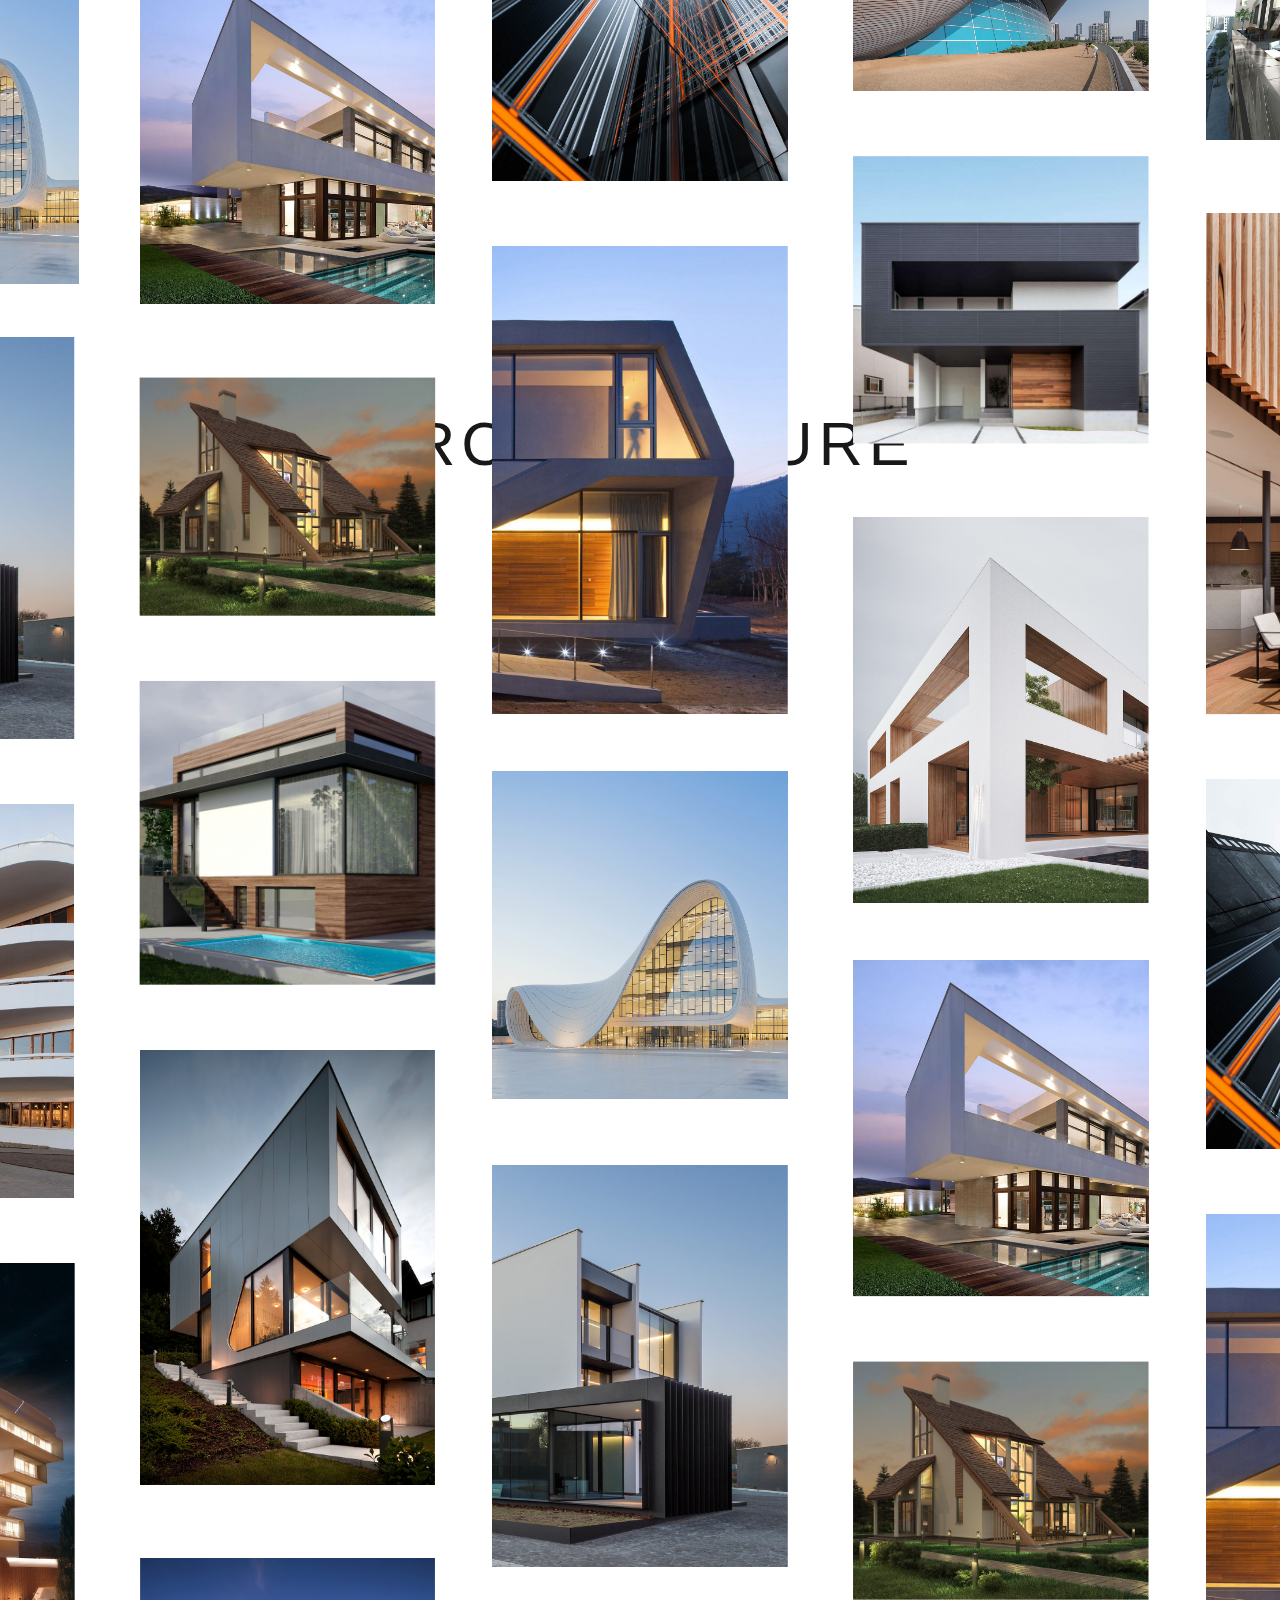
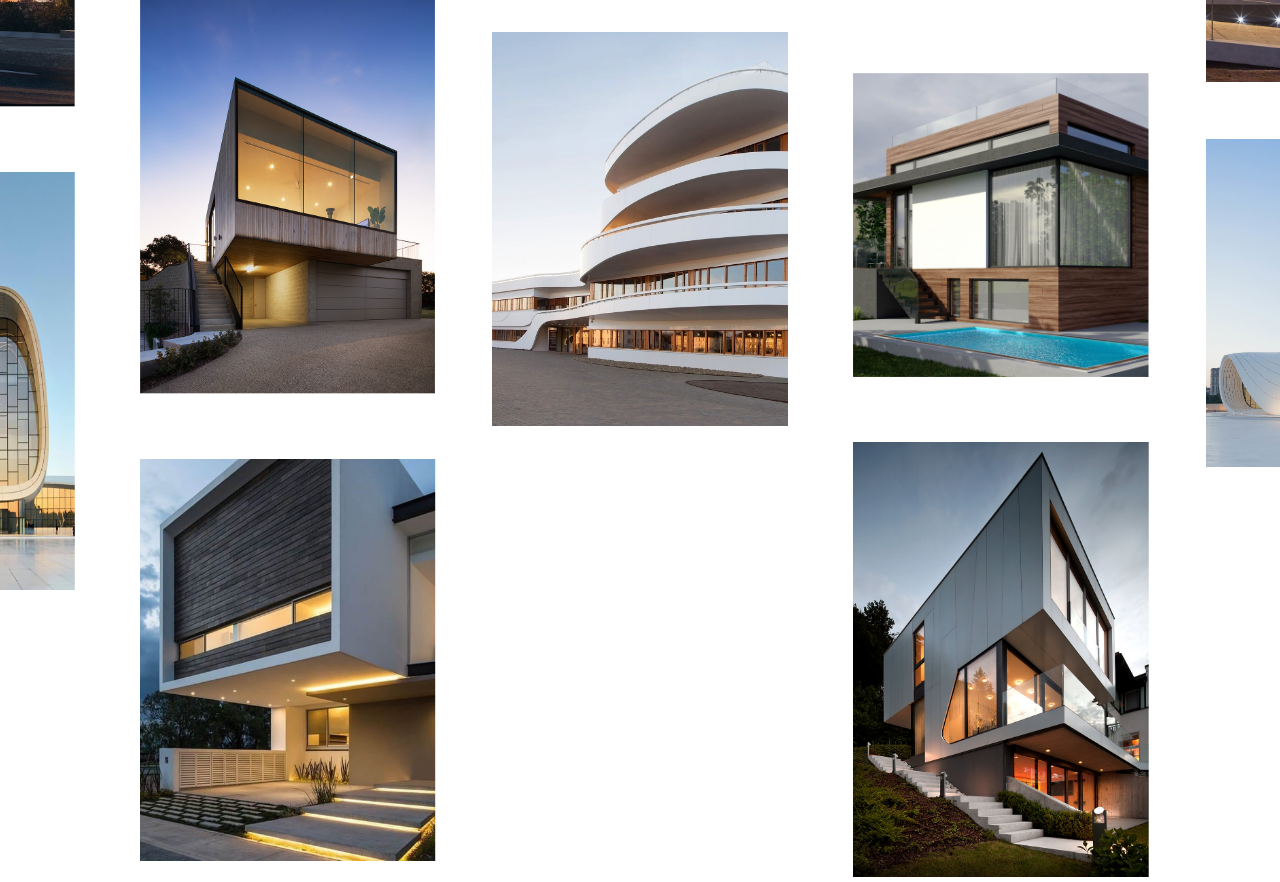
<file: create-draggable-site/ready-html/index.html>
<!DOCTYPE html>
<html lang="en">
<head>

	<meta charset="UTF-8">
	<meta http-equiv="X-UA-Compatible" content="IE=edge">
	<meta name="viewport" content="width=device-width, initial-scale=1.0">
	<title>Document</title>

	<link rel="stylesheet" href="css/main.css">

	<script src="libs/gsap.min.js" defer></script>
	<script src="libs/Draggable.min.js" defer></script>
	<script src="libs/InertiaPlugin.min.js" defer></script>
	<script src="js/app.js" defer></script>

	<style>
		.gallery { opacity: 0; }
	</style>

</head>
<body>

	<h1 class="header">Architecture <span>Loading...</span></h1>

	<!-- .gallery>(.gallery__item*20>img[src="img/$.jpg" alt="Alt"])*4 -->

	<div class="gallery">
		<div class="gallery__item"><img src="img/1.jpg" alt="Alt"></div>
		<div class="gallery__item"><img src="img/2.jpg" alt="Alt"></div>
		<div class="gallery__item"><img src="img/3.jpg" alt="Alt"></div>
		<div class="gallery__item"><img src="img/4.jpg" alt="Alt"></div>
		<div class="gallery__item"><img src="img/5.jpg" alt="Alt"></div>
		<div class="gallery__item"><img src="img/6.jpg" alt="Alt"></div>
		<div class="gallery__item"><img src="img/7.jpg" alt="Alt"></div>
		<div class="gallery__item"><img src="img/8.jpg" alt="Alt"></div>
		<div class="gallery__item"><img src="img/9.jpg" alt="Alt"></div>
		<div class="gallery__item"><img src="img/10.jpg" alt="Alt"></div>
		<div class="gallery__item"><img src="img/11.jpg" alt="Alt"></div>
		<div class="gallery__item"><img src="img/12.jpg" alt="Alt"></div>
		<div class="gallery__item"><img src="img/13.jpg" alt="Alt"></div>
		<div class="gallery__item"><img src="img/14.jpg" alt="Alt"></div>
		<div class="gallery__item"><img src="img/15.jpg" alt="Alt"></div>
		<div class="gallery__item"><img src="img/16.jpg" alt="Alt"></div>
		<div class="gallery__item"><img src="img/17.jpg" alt="Alt"></div>
		<div class="gallery__item"><img src="img/18.jpg" alt="Alt"></div>
		<div class="gallery__item"><img src="img/19.jpg" alt="Alt"></div>
		<div class="gallery__item"><img src="img/20.jpg" alt="Alt"></div>
		<div class="gallery__item"><img src="img/1.jpg" alt="Alt"></div>
		<div class="gallery__item"><img src="img/2.jpg" alt="Alt"></div>
		<div class="gallery__item"><img src="img/3.jpg" alt="Alt"></div>
		<div class="gallery__item"><img src="img/4.jpg" alt="Alt"></div>
		<div class="gallery__item"><img src="img/5.jpg" alt="Alt"></div>
		<div class="gallery__item"><img src="img/6.jpg" alt="Alt"></div>
		<div class="gallery__item"><img src="img/7.jpg" alt="Alt"></div>
		<div class="gallery__item"><img src="img/8.jpg" alt="Alt"></div>
		<div class="gallery__item"><img src="img/9.jpg" alt="Alt"></div>
		<div class="gallery__item"><img src="img/10.jpg" alt="Alt"></div>
		<div class="gallery__item"><img src="img/11.jpg" alt="Alt"></div>
		<div class="gallery__item"><img src="img/12.jpg" alt="Alt"></div>
		<div class="gallery__item"><img src="img/13.jpg" alt="Alt"></div>
		<div class="gallery__item"><img src="img/14.jpg" alt="Alt"></div>
		<div class="gallery__item"><img src="img/15.jpg" alt="Alt"></div>
		<div class="gallery__item"><img src="img/16.jpg" alt="Alt"></div>
		<div class="gallery__item"><img src="img/17.jpg" alt="Alt"></div>
		<div class="gallery__item"><img src="img/18.jpg" alt="Alt"></div>
		<div class="gallery__item"><img src="img/19.jpg" alt="Alt"></div>
		<div class="gallery__item"><img src="img/20.jpg" alt="Alt"></div>
		<div class="gallery__item"><img src="img/1.jpg" alt="Alt"></div>
		<div class="gallery__item"><img src="img/2.jpg" alt="Alt"></div>
		<div class="gallery__item"><img src="img/3.jpg" alt="Alt"></div>
		<div class="gallery__item"><img src="img/4.jpg" alt="Alt"></div>
		<div class="gallery__item"><img src="img/5.jpg" alt="Alt"></div>
		<div class="gallery__item"><img src="img/6.jpg" alt="Alt"></div>
		<div class="gallery__item"><img src="img/7.jpg" alt="Alt"></div>
		<div class="gallery__item"><img src="img/8.jpg" alt="Alt"></div>
		<div class="gallery__item"><img src="img/9.jpg" alt="Alt"></div>
		<div class="gallery__item"><img src="img/10.jpg" alt="Alt"></div>
		<div class="gallery__item"><img src="img/11.jpg" alt="Alt"></div>
		<div class="gallery__item"><img src="img/12.jpg" alt="Alt"></div>
		<div class="gallery__item"><img src="img/13.jpg" alt="Alt"></div>
		<div class="gallery__item"><img src="img/14.jpg" alt="Alt"></div>
		<div class="gallery__item"><img src="img/15.jpg" alt="Alt"></div>
		<div class="gallery__item"><img src="img/16.jpg" alt="Alt"></div>
		<div class="gallery__item"><img src="img/17.jpg" alt="Alt"></div>
		<div class="gallery__item"><img src="img/18.jpg" alt="Alt"></div>
		<div class="gallery__item"><img src="img/19.jpg" alt="Alt"></div>
		<div class="gallery__item"><img src="img/20.jpg" alt="Alt"></div>
		<div class="gallery__item"><img src="img/1.jpg" alt="Alt"></div>
		<div class="gallery__item"><img src="img/2.jpg" alt="Alt"></div>
		<div class="gallery__item"><img src="img/3.jpg" alt="Alt"></div>
		<div class="gallery__item"><img src="img/4.jpg" alt="Alt"></div>
		<div class="gallery__item"><img src="img/5.jpg" alt="Alt"></div>
		<div class="gallery__item"><img src="img/6.jpg" alt="Alt"></div>
		<div class="gallery__item"><img src="img/7.jpg" alt="Alt"></div>
		<div class="gallery__item"><img src="img/8.jpg" alt="Alt"></div>
		<div class="gallery__item"><img src="img/9.jpg" alt="Alt"></div>
		<div class="gallery__item"><img src="img/10.jpg" alt="Alt"></div>
		<div class="gallery__item"><img src="img/11.jpg" alt="Alt"></div>
		<div class="gallery__item"><img src="img/12.jpg" alt="Alt"></div>
		<div class="gallery__item"><img src="img/13.jpg" alt="Alt"></div>
		<div class="gallery__item"><img src="img/14.jpg" alt="Alt"></div>
		<div class="gallery__item"><img src="img/15.jpg" alt="Alt"></div>
		<div class="gallery__item"><img src="img/16.jpg" alt="Alt"></div>
		<div class="gallery__item"><img src="img/17.jpg" alt="Alt"></div>
		<div class="gallery__item"><img src="img/18.jpg" alt="Alt"></div>
		<div class="gallery__item"><img src="img/19.jpg" alt="Alt"></div>
		<div class="gallery__item"><img src="img/20.jpg" alt="Alt"></div>
	</div>

</body>
</html>
</file>
<file: canvas/css/style.css>
html {
  font-family: Arial, sans-serif;
  }
  
  *,
  *:before,
  *:after {
    box-sizing: inherit;
  }
  body {
    margin: 0;
  }
  canvas {
    /* border: 1px solid #1b1b1b; */
  }
  h2 {
    text-align: left;
    color: #1b1b1b;
    margin: 0;
    font-weight: bold;
  }
</file>
<file: create-draggable-site/css/style.css>
*{
    margin: 0;
    padding: 0;
    box-sizing: border-box;
}

:root {
    --gap: .5em;
    --index: calc(1vw + 1vh);
    --color-dark: #000;
}
body {
    overflow: hidden;
    height: 100vh;
    display: flex;
    justify-content: center;
    align-items: center;
}
.header{
    text-transform: uppercase;
    font-family: 'Lucida Sans', 'Lucida Sans Regular', 'Lucida Grande', 'Lucida Sans Unicode', Geneva, Verdana, sans-serif;
    letter-spacing: .1em;
    font-size: calc(var(--index) * 2.8);
    position: absolute;
    font-weight: 200;
    opacity: .9;
    margin-top: .2em;
}
.header span{
    display: block;
    font-family: Arial, Helvetica, sans-serif;
    font-size: calc(var(--index) * .75);
    text-align: center;
    margin-top: 5px;
}

.gallery {
    column-width: 2em;
    gap: var(--gap);
    width: 30vw;
    transform: scale(8);
    will-change: transform;
    transition: transform 1s cubic-bezier(.075, 1, .25, 1), opacity 1s;
}
.gallery__item {
    margin-bottom: var(--gap);
    transform: scale(1.001);
    will-change: transform;
}
.gallery__item:hover{
    transform: scale(1.03);
    transition:  .3s;

}
.gallery img{
    width: 100%;
    display: block;
}

.loaded .gallery{
    opacity: 1;
}
.loaded .header span{
    opacity: 0;
}

/* DARK MODE OS/ */

@media(prefers-color-scheme: dark) {
    body{
        background-color: var(--color-dark);

    }
    .header {
        filter: invert(100%);
    }
}
</file>
<file: create-draggable-site/ready-html/css/main.css>
* {
	margin: 0;
	padding: 0;
	box-sizing: border-box;
}
:root {
	--gap: .5em;
	--index: calc(1vw + 1vh);
	--color-dark: #000;
}
body {
	overflow: hidden;
	height: 100vh;
	display: flex;
	justify-content: center;
	align-items: center;
}
.header {
	text-transform: uppercase;
	font-family: 'Lucida Sans', 'Lucida Sans Regular', 'Lucida Grande', 'Lucida Sans Unicode', Geneva, Verdana, sans-serif;
	letter-spacing: .1em;
	font-size: calc(var(--index) * 2.8);
	position: absolute;
	font-weight: 200;
	text-align: center;
	opacity: .9;
	margin-top: .2em;
}
.header span {
	display: block;
	font-family: Helvetica, sans-serif;
	font-size: calc(var(--index) * .75);
	margin-top: 5px;
}
.gallery {
	width: 30vw;
	column-width: 2em;
	gap: var(--gap);
	transform: scale(8.2);
	will-change: transform;
	transition: transform 1s cubic-bezier(.075, 1, .25, 1), opacity 1s;
}
.gallery__item {
	margin-bottom: var(--gap);
	transform: scale(1.001);
	will-change: transform;
	transition: .3s;
}
.gallery__item:hover {
	transform: scale(1.03);
}
.gallery__item img {
	width: 100%;
	display: block;
}
.loaded .gallery {
	opacity: 1;
}
.loaded .header span {
	opacity: 0;
}

/* DARK MODE OS */

@media (prefers-color-scheme: dark) {
	body {
		background-color: var(--color-dark);
	}
	.header {
		filter: invert(100%);
	}
}

/* MOBILE */

@media (max-width : 992px) {

	.header {
		position: relative;
	}

	body {
		overflow: scroll;
		display: block;
		padding: var(--gap);
	}

	.gallery {
		width: 100%;
		column-width: 10em;
		transform: scale(1);
	}
	.gallery__item:hover {
		transform: scale(1);
	}

}
</file>
<file: Travel/css/style.min.css>
@import url("https://fonts.googleapis.com/css2?family=Forum&display=swap");@import url("https://fonts.googleapis.com/css2?family=Manrope:wght@300;400;500;600;700&display=swap");html{-webkit-box-sizing:border-box;box-sizing:border-box}*,*::after,*::before{-webkit-box-sizing:inherit;box-sizing:inherit}ul[class],ol[class]{padding:0}body,h1,h2,h3,h4,h5,h6,p,ul,ol,li,figure,figcaption,blockquote,dl,dd{margin:0}ul[class]{list-style:none}img{max-width:100%;display:block}input,button,textarea,select{font:inherit}a{text-decoration:none}html,body{height:100%}.wrapper{display:-webkit-box;display:-ms-flexbox;display:flex;-webkit-box-orient:vertical;-webkit-box-direction:normal;-ms-flex-direction:column;flex-direction:column;min-height:100%;background:-webkit-gradient(linear, left top, left bottom, from(#E2D3CE), color-stop(30.73%, #C9C8D8), color-stop(59.37%, #D4D8C6), to(#E2D3CE));background:-o-linear-gradient(top, #E2D3CE 0%, #C9C8D8 30.73%, #D4D8C6 59.37%, #E2D3CE 100%);background:linear-gradient(180deg, #E2D3CE 0%, #C9C8D8 30.73%, #D4D8C6 59.37%, #E2D3CE 100%)}.main{-webkit-box-flex:1;-ms-flex:1 0 auto;flex:1 0 auto}.footer{-webkit-box-flex:0;-ms-flex:0 0 auto;flex:0 0 auto}.container{max-width:1200px;margin:0 auto;padding:0 15px}.title-with-round{position:relative;font-family:Forum;font-style:normal;font-weight:normal;font-size:60px;line-height:58px;color:#0C0B10;text-align:center;padding-top:30px;padding-bottom:30px;z-index:2;margin-bottom:10px}.title-with-round::after{position:absolute;content:'';width:100%;height:100%;top:0;right:0;background:url(../images/experiences/title-romb.svg) top center/contain no-repeat;z-index:-1;border-radius:0 0 10px 10px}.btn-with-bg{text-align:center;position:relative;z-index:5;background:transparent;border:0px solid #ffffff;padding:20px 24px;border-radius:33px;text-transform:uppercase;font-family:'Forum', sans-serif;cursor:pointer;-webkit-transition:all 1s ease;-o-transition:all 1s ease;transition:all 1s ease}.btn-with-bg::after{content:'';position:absolute;width:100%;height:100%;top:0;right:0;left:0;bottom:0;background:url(../images/main/button-call.webp) center/100% 100% no-repeat;cursor:pointer;right:0;left:0;margin:0 auto;top:50%;-webkit-transform:translateY(-50%);-ms-transform:translateY(-50%);transform:translateY(-50%);z-index:-1 !important;-webkit-transition:all 1s ease;-o-transition:all 1s ease;transition:all 1s ease}.btn-with-bg:hover{-webkit-transition:all 0.5s ease;-o-transition:all 0.5s ease;transition:all 0.5s ease}.btn-with-bg:hover::after{-webkit-transition:all 0.5s ease;-o-transition:all 0.5s ease;transition:all 0.5s ease;content:'';position:absolute;width:100%;height:100%;background:url(../images/main/button_call_me-black-min.png) center/100% 100% no-repeat;transition:all 0.5s ease}.wrapper{overflow-x:hidden}.header__container{margin:20px 44px 40px 44px}.header__logo-link{width:15%;display:-webkit-box;display:-ms-flexbox;display:flex;cursor:pointer}.header__inner{display:-webkit-box;display:-ms-flexbox;display:flex;-webkit-box-pack:justify;-ms-flex-pack:justify;justify-content:space-between;-webkit-box-align:center;-ms-flex-align:center;align-items:center}.header__logo{width:121px;height:64px;-webkit-box-flex:0;-ms-flex:0 1 auto;flex:0 1 auto}.header__btn{position:relative;background:transparent;border:0px solid #ffffff;border-radius:33px;text-transform:uppercase;font-family:'Forum', sans-serif;padding:20px 34px;cursor:pointer;margin-left:auto}.menu{display:-webkit-box;display:-ms-flexbox;display:flex;width:85%;font-family:Forum;font-size:16px;line-height:18px;text-transform:uppercase;font-weight:400}.menu__list{width:100%;display:-webkit-box;display:-ms-flexbox;display:flex;-webkit-box-pack:center;-ms-flex-pack:center;justify-content:center;-webkit-box-align:center;-ms-flex-align:center;align-items:center}.menu__list-item{padding:0 20px}.menu__list-btn{margin-left:auto}.menu__link{color:#000;font-family:Forum}.main{background:url(../images/main/sky.webp) center bottom/cover no-repeat;width:100%;height:960px;position:relative}.main__overlay{position:absolute;bottom:0px;right:0;width:100%;height:600px;background:url(../images/main/main-bg.webp) bottom center/100% 86% no-repeat;z-index:5}.main__clouds{position:absolute;bottom:0;right:0;width:100%;height:351px;background:url(../images/main/gradient.png) center/cover no-repeat,url(../images/main/clouds.webp) center/cover no-repeat;z-index:7}.main::before{content:'';position:absolute;bottom:0;right:0;width:100%;height:687px;background:url(../images/main/back-main-bg.webp) center center/cover no-repeat}.main::after{content:'';position:absolute;height:430px;bottom:0px;right:0;width:100%;background-blend-mode:multiply;z-index:6;background-image:url(../images/main/mountains.webp);background-position:bottom right;background-repeat:no-repeat;background-size:100% 90%}.main__inner{position:relative;display:-webkit-box;display:-ms-flexbox;display:flex;-webkit-box-orient:vertical;-webkit-box-direction:normal;-ms-flex-direction:column;flex-direction:column;-webkit-box-align:center;-ms-flex-align:center;align-items:center}.main__suptitle{position:relative;font-family:Forum;font-style:normal;font-weight:normal;font-size:25px;color:#0C0B10;text-transform:uppercase;text-align:center;letter-spacing:0.3em;margin-bottom:64px;z-index:6}.main__title{position:relative;font-family:Forum;font-style:normal;font-weight:normal;font-size:190px;text-align:center;letter-spacing:0.04em;text-transform:uppercase;color:#FCFCFC;line-height:123px;width:1186px}.main__title::after{content:'';position:absolute;top:45%;-webkit-transform:translateX(40%);-ms-transform:translateX(40%);transform:translateX(40%);right:45%;height:288px;width:100%;background:url(../images/main/pins.svg);background-position:bottom center;background-repeat:no-repeat;z-index:11}.main__title-continue{position:relative;font-family:Forum;font-style:normal;font-weight:normal;font-size:141px;color:#FCFCFC;letter-spacing:0.04em;text-transform:uppercase;z-index:6}.search{position:relative;z-index:10;width:100%}.search__inner{width:100%;display:-webkit-box;display:-ms-flexbox;display:flex;-webkit-box-orient:vertical;-webkit-box-direction:normal;-ms-flex-direction:column;flex-direction:column}.search__params-row{width:100%;display:-webkit-box;display:-ms-flexbox;display:flex;background-color:#fff;border-radius:10px;min-height:114px;-ms-flex-pack:distribute;justify-content:space-around;margin-bottom:62px}.search__title{position:relative;min-width:330px;border-radius:33px 33px 0 0;margin:0 auto;margin-top:23px;text-align:center;background-color:#fff;font-family:Forum;font-style:normal;font-weight:normal;font-size:26px;text-align:center;letter-spacing:0.04em;text-transform:uppercase;color:#79655E;padding:13px 46px 0 46px}.search__title::before{content:'';position:absolute;top:-17px;right:50%;-webkit-transform:translateX(50%);-ms-transform:translateX(50%);transform:translateX(50%);width:100%;height:100%;background:url(../images/main/big-arr-up.png) center top/80% 100% no-repeat;z-index:-1}.search__param-item{position:relative;margin-top:36px;margin-bottom:29px;padding-left:24px;margin-left:37px;background-repeat:no-repeat;background-position:top 2px left}.search__param-item--destination{background-image:url(../images/main/destination.svg);background-repeat:no-repeat;background-position:top 2px  left 6px}.search__param-item--travel{background-image:url(../images/main/travel.svg)}.search__param-item--calendar{background-image:url(../images/main/when.svg)}.search__param-item--travelers{background-image:url(../images/main/travelers.svg)}.search__param{font-family:Manrope;font-style:normal;font-weight:300;font-size:18px;line-height:25px;color:#79655E}.search__param-link{font-family:Manrope;font-style:normal;font-weight:500;font-size:18px;line-height:25px}.search__btn{display:-webkit-box;display:-ms-flexbox;display:flex;-webkit-box-pack:center;-ms-flex-pack:center;justify-content:center;-webkit-box-align:center;-ms-flex-align:center;align-items:center;background:#000;width:126px;height:70px;margin:auto 0;border-radius:33px;border:1px solid #000;font-family:Forum;font-style:normal;font-weight:normal;font-size:24px;line-height:26px;letter-spacing:0.04em;text-transform:uppercase;color:#fff}.search__btn:hover{border:1px solid #fff}.search__btn-img{margin-right:10px}.experiances{height:851px;background:-webkit-gradient(linear, left top, left bottom, from(#E2D3CE), color-stop(30.73%, #C9C8D8), color-stop(59.37%, #D4D8C6), to(#E2D3CE));background:-o-linear-gradient(top, #E2D3CE 0%, #C9C8D8 30.73%, #D4D8C6 59.37%, #E2D3CE 100%);background:linear-gradient(180deg, #E2D3CE 0%, #C9C8D8 30.73%, #D4D8C6 59.37%, #E2D3CE 100%)}.experiances__title{position:relative;font-family:Forum;font-style:normal;font-weight:normal;font-size:60px;line-height:58px;color:#0C0B10;text-align:center;padding-top:30px;padding-bottom:30px;z-index:2;margin-bottom:10px}.experiances__title::after{position:absolute;content:'';width:100%;height:100%;top:0;right:0;background:url(../images/experiences/title-romb.svg) top center/contain no-repeat;z-index:-1;border-radius:0 0 10px 10px}.experiances__title__inner{position:relative;margin-bottom:126px}.experiances__title__container{height:100%}.experiances__country-list{display:-webkit-box;display:-ms-flexbox;display:flex;-webkit-box-pack:center;-ms-flex-pack:center;justify-content:center;margin-bottom:35px}.experiances__country-item{display:-webkit-box;display:-ms-flexbox;display:flex;-webkit-box-pack:center;-ms-flex-pack:center;justify-content:center;padding:0 19px;font-family:Forum;font-style:normal;font-weight:normal;font-size:24px;margin-top:10px;justify-content:center;-webkit-box-align:center;-ms-flex-align:center;align-items:center;text-align:center}.experiances__country-link{color:#79655E;display:-webkit-box;display:-ms-flexbox;display:flex;-webkit-box-pack:center;-ms-flex-pack:center;justify-content:center;margin:0 auto}.experiances__country--active{position:relative;color:#0C0B10}.experiances__country--active::after{content:'';bottom:-11px;right:50%;-webkit-transform:translateX(50%);-ms-transform:translateX(50%);transform:translateX(50%);width:18px;height:12px;position:absolute;background:url(../images/experiences/country-active.svg) bottom center/contain no-repeat}.experiances__row{position:relative;top:0;right:0;z-index:5}.experiances__item{position:relative;min-height:400px;background:#fff;border-radius:10px 10px 10px 10px;display:-webkit-box;display:-ms-flexbox;display:flex;-webkit-box-orient:vertical;-webkit-box-direction:normal;-ms-flex-direction:column;flex-direction:column;-webkit-box-pack:end;-ms-flex-pack:end;justify-content:flex-end;background-blend-mode:multiply;z-index:11}.experiances__item:hover{border:0.5px solid #C9C8D7}.experiances__item::after{content:'';position:absolute;width:100%;height:60%;bottom:0;left:0;background:-webkit-gradient(linear, left top, left bottom, from(rgba(0,0,0,0)), to(#0B2034));background:-o-linear-gradient(top, rgba(0,0,0,0) 0%, #0B2034 100%);background:linear-gradient(180deg, rgba(0,0,0,0) 0%, #0B2034 100%);z-index:-1;border-radius:10px}.experiances__item-link{position:absolute;display:-webkit-box;display:-ms-flexbox;display:flex;width:100%;height:100%;top:0;right:0;left:0}.experiances__item--australia{background:url(../images/experiences/australia-bg-min.webp) center center/cover no-repeat;border-radius:10px 10px 10px 10px}.experiances__item--peru{background:url(../images/experiences/peru-bg-min.webp) center center/cover no-repeat}.experiances__item--croastia{background:url(../images/experiences/croatia-bg-min.webp) center center/cover no-repeat}.experiances__item--jordan{background:url(../images/experiences/jordan-bg-min.webp) center center/cover no-repeat}.experiances__info-wrapper{padding:20px 36px 35px 34px}.experiances__country{position:relative;font-family:Manrope;font-style:normal;font-weight:500;font-size:12px;line-height:16px;color:#FFFFFF;padding-left:16px}.experiances__country::after{position:absolute;content:'';width:100%;height:100%;top:0;left:0;background:url(../images/experiences/country-lamp.svg) left/11px 13px no-repeat}.experiances__name-title{font-family:Forum;font-style:normal;font-weight:normal;font-size:32px;color:#FFFFFF;padding-bottom:30px}.experiances__from{font-family:Manrope;font-style:normal;font-weight:500;font-size:12px;line-height:16px;text-transform:uppercase;color:#FFFFFF}.experiances__price{font-family:Forum;font-style:normal;font-weight:normal;font-size:24px;color:#FFFFFF}.experiances__arrow{position:absolute;width:100%;height:100%}.experiances__arrow-img{z-index:12;position:absolute;bottom:50%;margin:auto 0;-webkit-transform:translateY(50%);-ms-transform:translateY(50%);transform:translateY(50%);right:50px;display:block;cursor:pointer}.experiances__slider-wrapper{position:relative}.luxury{position:relative;background:-webkit-gradient(linear, left top, left bottom, from(#E2D3CE), color-stop(30.73%, #C9C8D8), color-stop(59.37%, #D4D8C6), to(#E2D3CE));background:-o-linear-gradient(top, #E2D3CE 0%, #C9C8D8 30.73%, #D4D8C6 59.37%, #E2D3CE 100%);background:linear-gradient(180deg, #E2D3CE 0%, #C9C8D8 30.73%, #D4D8C6 59.37%, #E2D3CE 100%)}.luxury::after{content:'';position:absolute;height:981px;width:100%;bottom:0;right:0;left:0;background:url(../images/luxury/lluxury-bottom-bg.webp) bottom/cover no-repeat;z-index:1}.luxury__inner{width:100%;height:1850px}.luxury__row{position:relative;display:-ms-grid;display:grid;height:1291px;width:100%;-ms-grid-rows:1fr 31px 1fr 31px 1fr 31px 1fr 31px 1fr 31px 1fr 31px 1fr 31px 1fr 31px 1fr 31px 1fr 31px 1fr;-ms-grid-columns:1fr 31px 1fr 31px 1fr;grid-template:repeat(11, 1fr)/repeat(3, 1fr);gap:31px;z-index:11}.luxury__item{position:relative;border-radius:13px;background-blend-mode:multiply;display:-webkit-box;display:-ms-flexbox;display:flex;-webkit-box-orient:vertical;-webkit-box-direction:normal;-ms-flex-direction:column;flex-direction:column;-webkit-box-pack:justify;-ms-flex-pack:justify;justify-content:space-between;-webkit-box-align:center;-ms-flex-align:center;align-items:center;-webkit-transition:all 0.1s ease;-o-transition:all 0.1s ease;transition:all 0.1s ease}.luxury__item:hover{border:0.1px solid #A7CEBE;-webkit-box-shadow:0 14px 28px rgba(0,0,0,0.25),0 10px 10px rgba(0,0,0,0.22);box-shadow:0 14px 28px rgba(0,0,0,0.25),0 10px 10px rgba(0,0,0,0.22)}.luxury__item::before{content:'';position:absolute;height:180px;width:100%;top:0;right:0;left:0;background:-webkit-gradient(linear, left top, left bottom, from(rgba(0,0,0,0)), to(#0B2034));background:-o-linear-gradient(top, rgba(0,0,0,0) 0%, #0B2034 100%);background:linear-gradient(180deg, rgba(0,0,0,0) 0%, #0B2034 100%);-webkit-transform:rotate(180deg);-ms-transform:rotate(180deg);transform:rotate(180deg);border-radius:13px 13px 13px 13px;z-index:1}.luxury__title-item{display:-webkit-box;display:-ms-flexbox;display:flex;-webkit-box-pack:start;-ms-flex-pack:start;justify-content:flex-start;-webkit-box-align:start;-ms-flex-align:start;align-items:flex-start;-ms-grid-row:2;-ms-grid-row-span:4;-ms-grid-column:1;grid-area:2 / 1 / 6 / 1}.luxury__title-item::before{content:'';background:transparent}.luxury__title-item:hover{border:0px solid #C9C8D7;-webkit-box-shadow:none;box-shadow:none}.luxury__title{font-family:Forum;font-style:normal;font-weight:normal;font-size:60px;line-height:58px;color:#0C0B10}.luxury__btn{-ms-flex-item-align:start;align-self:flex-start;font-family:Forum;font-style:normal;font-weight:normal;font-size:16px;line-height:18px;text-align:center;letter-spacing:0.04em;text-transform:uppercase;color:#0C0B10;background:transparent;border-radius:20px;padding:11px 36px 9px 36px;border:1px solid #0C0B10;margin-top:30px;cursor:pointer;position:relative;z-index:10}.luxury__btn:hover{border:1px solid #fff}.luxury__item--best-winter{-ms-grid-column:2;grid-column:2 / 2;-ms-grid-row:2;-ms-grid-row-span:5;grid-row:2 / 7;background:url(../images/luxury/best-winter.webp) center/100% 100% no-repeat}.luxury__item--most-e-places{-ms-grid-column:3;grid-column:3 / 3;-ms-grid-row:1;-ms-grid-row-span:5;grid-row:1 / 6;background:url(../images/luxury/the-world.webp) center/100% 100% no-repeat}.luxury__item--new-destinations{-ms-grid-row:6;-ms-grid-row-span:5;-ms-grid-column:1;grid-area:6 / 1 / 11 / 1;background:url(../images/luxury/new-destinations.webp) center/100% 100% no-repeat}.luxury__item--your-health{-ms-grid-row:7;-ms-grid-row-span:5;-ms-grid-column:2;grid-area:7 / 2 / 12 / 2;background:url(../images/luxury/your-health.webp) center/100% 100% no-repeat}.luxury__item--away-from{-ms-grid-row:6;-ms-grid-row-span:5;-ms-grid-column:3;grid-area:6 / 3 / 11 / 3;background:url(../images/luxury/experiences-away.webp) center/100% 100% no-repeat}.luxury__item-text{width:251px;margin:67px auto 20px auto;position:relative;font-family:Forum;font-style:normal;font-weight:normal;font-size:36px;color:#FFFFFF;z-index:10;text-align:center;padding:0 10px}.luxury__count-places{position:absolute;display:-webkit-box;display:-ms-flexbox;display:flex;-webkit-box-orient:vertical;-webkit-box-direction:normal;-ms-flex-direction:column;flex-direction:column;margin-bottom:45px;margin-top:40px;bottom:0;max-width:121px}.luxury__count-info{position:absolute;display:-webkit-box;display:-ms-flexbox;display:flex;-webkit-box-align:center;-ms-flex-align:center;align-items:center;-webkit-box-pack:center;-ms-flex-pack:center;justify-content:center;-webkit-box-orient:vertical;-webkit-box-direction:normal;-ms-flex-direction:column;flex-direction:column;top:50%;-webkit-transform:translateY(-50%);-ms-transform:translateY(-50%);transform:translateY(-50%);right:0;left:0;padding:50px 25px;margin:auto 0}.luxury__count-btn{opacity:.85}.luxury__counter{font-family:Forum;font-style:normal;font-weight:normal;font-size:32px;text-align:center;color:#FFFFFF;overflow-x:hidden;word-break:break-all}.luxury__counter-info{position:relative;font-family:Forum;font-style:normal;font-weight:normal;font-size:21px;text-align:center;color:#FFFFFF;word-break:break-all}.luxury__counter-info::after{content:'';position:absolute;width:12px;height:6px;bottom:-10px;right:50%;-webkit-transform:translateX(50%);-ms-transform:translateX(50%);transform:translateX(50%);background:url(../images/luxury/arr-right.svg) bottom/cover no-repeat}.book--absolute{position:relative;bottom:370px;right:0;z-index:111;margin-bottom:-370px}.book--absolute::before{content:'';position:absolute;top:370px;left:0;width:100%;height:200px;background:-webkit-gradient(linear, left bottom, left top, from(rgba(226,211,206,0)), color-stop(99.99%, #E2D3CE));background:-o-linear-gradient(bottom, rgba(226,211,206,0) 0%, #E2D3CE 99.99%);background:linear-gradient(0deg, rgba(226,211,206,0) 0%, #E2D3CE 99.99%);z-index:-1}.book__title{width:200px;font-family:Forum;font-style:normal;font-weight:normal;font-size:60px;line-height:58px;text-align:center;color:#0C0B10;text-align:center;margin:0 auto;margin-bottom:74px}.book__row{display:-ms-grid;display:grid;-ms-grid-rows:minmax(150px, 191px) 30px minmax(150px, 191px) 30px minmax(150px, 191px);-ms-grid-columns:minmax(300px, 540px) 30px minmax(300px, 540px);grid-template:repeat(3, minmax(150px, 191px))/repeat(2, minmax(300px, 540px));-webkit-box-pack:center;-ms-flex-pack:center;justify-content:center;-webkit-box-align:center;-ms-flex-align:center;align-items:center;gap:30px}.book__row-item{border-radius:13px;min-height:191px;cursor:pointer;overflow:hidden;display:-webkit-box;display:-ms-flexbox;display:flex;-webkit-box-align:center;-ms-flex-align:center;align-items:center;-webkit-box-pack:center;-ms-flex-pack:center;justify-content:center;-webkit-transition:all 0.1s ease;-o-transition:all 0.1s ease;transition:all 0.1s ease}.book__row-item:hover{border:0.4px solid #CBCBD4;-webkit-box-shadow:0 14px 28px rgba(0,0,0,0.25),0 10px 10px rgba(0,0,0,0.22);box-shadow:0 14px 28px rgba(0,0,0,0.25),0 10px 10px rgba(0,0,0,0.22)}.book__row-item--supercars{background:url(../images/book/supercars.webp) center/100% 100% no-repeat}.book__row-item--hotels{background:url(../images/book/hotels.webp) center/100% 100% no-repeat}.book__row-item--villas{background:url(../images/book/villlas.webp) center/100% 100% no-repeat}.book__row-item--yachts{background:url(../images/book/yachts.webp) center/100% 100% no-repeat}.book__row-item--p-helicopter{background:url(../images/book/privat-helocopter.webp) center/100% 100% no-repeat}.book__row-item--p-jet{background:url(../images/book/privat-jet.webp) center/100% 100% no-repeat}.book__row-link{display:-webkit-box;display:-ms-flexbox;display:flex;-webkit-box-align:center;-ms-flex-align:center;align-items:center;-webkit-box-pack:center;-ms-flex-pack:center;justify-content:center;margin:0 auto;font-family:Forum;font-style:normal;font-weight:normal;font-size:38px;display:flex;align-items:center;text-align:center;letter-spacing:0.04em;text-transform:uppercase;color:#FFFFFF}.book__row-text{position:relative;width:241px;z-index:11;padding-top:20px;padding-bottom:20px}.book__row-text::after{content:'';position:absolute;width:141px;height:100%;top:0%;-webkit-transform:translateY(-50%);-ms-transform:translateY(-50%);transform:translateY(-50%);right:50%;-webkit-transform:translateX(50%);-ms-transform:translateX(50%);transform:translateX(50%);background:url(../images/book/text-romb.webp) center/100% 100% no-repeat;z-index:-1;opacity:.6}.lux-trips{position:relative;top:229px;right:0;height:1308px;margin-top:-229px;background:url(../images/lux-trips/bg_whyluxtrip.webp) center/cover no-repeat}.lux-trips__container{height:100%}.lux-trips__inner{padding-top:125px;display:-webkit-box;display:-ms-flexbox;display:flex;-webkit-box-orient:vertical;-webkit-box-direction:normal;-ms-flex-direction:column;flex-direction:column;-webkit-box-align:center;-ms-flex-align:center;align-items:center;height:100%}.lux-trips__title-wrapper{display:-ms-grid;display:grid;-webkit-box-pack:center;-ms-flex-pack:center;justify-content:center;-ms-grid-rows:1fr;-ms-grid-columns:minmax(185px, 250px) 65px minmax(185px, 250px);grid-template:1fr/repeat(2, minmax(185px, 250px));gap:65px}.lux-trips__title{width:250px;font-family:Forum;font-style:normal;font-weight:normal;font-size:60px;line-height:58px;color:#0C0B10}.lux-trips__title-text{width:254px;font-family:Manrope;font-style:normal;font-weight:normal;font-size:16px;line-height:179.8%;color:#000000}.lux-trips__content{display:-webkit-box;display:-ms-flexbox;display:flex;margin:0 auto;-ms-flex-wrap:wrap;flex-wrap:wrap;-webkit-box-pack:center;-ms-flex-pack:center;justify-content:center;margin-top:auto;padding-top:452px}.lux-trips__content-uptext{width:302px;font-family:Forum;font-style:normal;font-weight:normal;font-size:40px;line-height:40px;color:#0C0B10;margin-right:28px}.lux-trips__content-smalltext{width:255px;font-family:Manrope;font-style:normal;font-weight:normal;font-size:16px;line-height:179.8%;color:#000000;margin-bottom:57px}.lux-trips__content-item{position:relative;display:-webkit-box;display:-ms-flexbox;display:flex;-webkit-box-align:center;-ms-flex-align:center;align-items:center;z-index:3}.lux-trips__content-itemrow{margin-top:104px;margin-left:70px;margin-bottom:35px}.lux-trips__content-itemtext{width:352px;font-family:Forum;font-style:normal;font-weight:normal;font-size:40px;line-height:40px;color:#0C0B10}.lux-trips__content-btn{cursor:pointer;margin-top:35px;font-family:Forum;font-style:normal;font-weight:normal;font-size:16px;line-height:18px;text-align:center;letter-spacing:0.04em;text-transform:uppercase;color:#0C0B10;border:0.624428px solid #0C0B10;border-radius:61.3171px;padding:11px 31px 9px 30px;background:transparent}.customise{position:relative}.customise::before{content:'';position:absolute;top:0;right:0;left:0;width:100%;height:1336px;background:url(../images/customize/clouds.webp) center/cover no-repeat;z-index:2;pointer-events:none}.customise::after{content:'';position:absolute;bottom:0;right:0;left:0;width:100%;height:1330px;background:url(../images/customize/bg_strat_trip.webp) center/cover no-repeat;z-index:1;pointer-events:none}.customise__subscribe{position:relative;top:270px}.customise__inner{max-height:1968px;margin-top:529px;display:-webkit-box;display:-ms-flexbox;display:flex;-webkit-box-orient:vertical;-webkit-box-direction:normal;-ms-flex-direction:column;flex-direction:column;-webkit-box-align:center;-ms-flex-align:center;align-items:center;position:relative;z-index:10}.customise__title{width:403px;margin:0 auto;font-family:Forum;font-style:normal;font-weight:normal;font-size:60px;line-height:58px;text-align:center;color:#0C0B10;margin-bottom:68px}.customise__item{display:-webkit-box;display:-ms-flexbox;display:flex;-webkit-box-pack:center;-ms-flex-pack:center;justify-content:center;overflow:hidden;-webkit-box-align:center;-ms-flex-align:center;align-items:center;padding-bottom:76px}.customise__item::after{position:absolute;bottom:0;left:0;width:1px}.customise__num-img{position:relative;margin-right:77px;font-family:Forum;font-style:normal;font-weight:normal;font-size:73px;line-height:98.5%;text-align:center;padding:75px 48px 74px 48px;background:url(../images/customize/Vector.svg) center/100% 100% no-repeat}.customise__item-title{max-width:253px;font-family:Forum;font-style:normal;font-weight:normal;font-size:36px;line-height:98.5%;color:#0C0B10}.customise__item-text{margin-top:12px;max-width:321px;font-family:Manrope;font-style:normal;font-weight:normal;font-size:16px;line-height:179.8%;color:#000000}.customise__btn-wrapper{position:relative}.customise__btn-wrapper::before{content:'';position:absolute;width:90%;height:180%;margin:0 auto;top:0;-webkit-transform:translateY(-26px);-ms-transform:translateY(-26px);transform:translateY(-26px);right:0;left:0;background:url(../images/customize/customize-btn.svg) center/100% 100% no-repeat;pointer-events:none;z-index:-1}.customise__btn{width:100%;background:#0C0B10;border-radius:74px;font-family:Forum;font-style:normal;font-weight:normal;font-size:24px;line-height:26px;text-align:center;letter-spacing:0.04em;text-transform:uppercase;color:#FFFFFF;padding:14.5px 149px;cursor:pointer;border:1px solid #0C0B10}.customise__btn:hover{border:1px solid #fff}.customise__sub-text{margin-top:20px;text-align:center;font-family:Manrope;font-style:normal;font-weight:normal;font-size:16px;color:#0C0B10}.customise__subscribe-inner{position:relative;max-width:1110px;height:622px;margin:0 auto;z-index:6}.customise__subscribe-border{margin:0 auto;max-width:1070px;height:601px;background:url(../images/customize/border.svg) center center/contain no-repeat}.customise__img-content{overflow:hidden;margin-top:28px;position:absolute;top:0;right:0;width:100%;height:565px;background-color:rebeccapurple;background:url(../images/customize/bg-bottom.webp) center/cover no-repeat;border-radius:13px;-webkit-transition:all 1.5s ease;-o-transition:all 1.5s ease;transition:all 1.5s ease}.customise__img-content:hover{-webkit-box-shadow:0 14px 28px rgba(0,0,0,0.25),0 10px 10px rgba(0,0,0,0.22);box-shadow:0 14px 28px rgba(0,0,0,0.25),0 10px 10px rgba(0,0,0,0.22)}.customise__img-content-wrapper{max-width:60%;margin:0 auto;padding:100px 0}.customise__subscribe-title{max-width:520px;font-family:Forum;font-style:normal;font-weight:normal;font-size:60px;line-height:58px;color:#FFFFFF}.customise__subscribe-text{padding-top:8px;font-family:Manrope;font-style:normal;font-weight:normal;font-size:16px;color:#FFFFFF}.customise__subscribe-label{display:block;margin-top:35px}.customise__subscribe-label{position:relative;display:-webkit-box;display:-ms-flexbox;display:flex;height:55px;width:100%;background:rgba(255,255,255,0.14);border:0px solid #FFFFFF;-webkit-box-sizing:border-box;box-sizing:border-box;-webkit-backdrop-filter:blur(20px);backdrop-filter:blur(20px);border-radius:95px}.customise__subscribe-email{height:100%;width:100%;position:absolute;top:0;left:0;padding:13px 0 13px 30px;border:0px;background-color:transparent}.customise__subscribe-email:focus{outline:none}.customise__subscribe-email::-webkit-input-placeholder{font-family:Manrope;font-style:normal;font-weight:normal;font-size:16px;line-height:179.8%;color:#0C0B10}.customise__subscribe-email::-moz-placeholder{font-family:Manrope;font-style:normal;font-weight:normal;font-size:16px;line-height:179.8%;color:#0C0B10}.customise__subscribe-email:-ms-input-placeholder{font-family:Manrope;font-style:normal;font-weight:normal;font-size:16px;line-height:179.8%;color:#0C0B10}.customise__subscribe-email::-ms-input-placeholder{font-family:Manrope;font-style:normal;font-weight:normal;font-size:16px;line-height:179.8%;color:#0C0B10}.customise__subscribe-email::placeholder{font-family:Manrope;font-style:normal;font-weight:normal;font-size:16px;line-height:179.8%;color:#0C0B10}.customise__subscribe-btnwrapper{height:100%;position:absolute;top:0;right:0;z-index:6}.customise__subscribe-btn{height:100%;padding:16px 108px 12px 108px;border-radius:74px;cursor:pointer;border:1px solid #fff;font-family:Forum;font-style:normal;font-weight:normal;font-size:22px;line-height:26px;text-align:center;letter-spacing:0.04em;text-transform:uppercase;color:#0C0B10;-webkit-transition:all 0.1s ease;-o-transition:all 0.1s ease;transition:all 0.1s ease}.customise__subscribe-btn:hover{border:1px solid #178CB2}.customise__subscribe-btn::before{content:'';width:100%;height:98px;position:absolute;top:50%;-webkit-transform:translateY(-53%);-ms-transform:translateY(-53%);transform:translateY(-53%);right:0;background:url(../images/customize/subscribe-btn.svg) center center/100% 100% no-repeat;z-index:-1}.customers{position:relative;height:1560px}.customers::after{content:'';position:absolute;bottom:0;right:0;left:0;width:100%;height:1034px;background:url(../images/customers/girl-in-pull.webp) center/cover no-repeat;pointer-events:none}.customers__margin{margin-top:370px}.customers__title{margin:0 auto;width:253px;margin-bottom:60px}.customers__slider{position:relative;z-index:6}.customers__btn-next{height:90%;padding:0;margin:0;margin-bottom:auto;position:absolute;right:0;top:50%;-webkit-transform:translateY(-50%);-ms-transform:translateY(-50%);transform:translateY(-50%);background-color:transparent;cursor:pointer;z-index:7;border:none;-webkit-transition:all 1s ease;-o-transition:all 1s ease;transition:all 1s ease}.customers__btn-next:hover{background-blend-mode:multiply;background:-webkit-gradient(linear, left top, left bottom, from(rgba(226,211,206,0)), color-stop(99.99%, #E2D3CE)),transparent;background:-o-linear-gradient(top, rgba(226,211,206,0) 0%, #E2D3CE 99.99%),transparent;background:linear-gradient(180deg, rgba(226,211,206,0) 0%, #E2D3CE 99.99%),transparent;opacity:.4;-webkit-transition:all 0.4s ease;-o-transition:all 0.4s ease;transition:all 0.4s ease}.customers-btn-next__img{width:100px;height:100px;cursor:pointer}.customers__row{position:relative;display:-webkit-box;display:-ms-flexbox;display:flex;gap:94px;z-index:6;row-gap:50px}.customers__row-inner{position:relative;padding-bottom:100px}.customers__item{background:url(../images/customers/border_testi.webp) center/100% 100% no-repeat;overflow:hidden;cursor:pointer}.customers__item-inner{padding:70px 66px 80px 86px;display:-webkit-box;display:-ms-flexbox;display:flex;-webkit-box-orient:vertical;-webkit-box-direction:normal;-ms-flex-direction:column;flex-direction:column}.customers__item-img-wrapper{-o-object-fit:cover;object-fit:cover;margin-bottom:57px}.customers__item-img{width:90px;height:90px;-o-object-fit:cover;object-fit:cover}.customers__item-img--man{width:118px;height:102px}.customers__item-text{font-family:Manrope;font-style:normal;font-weight:300;font-size:21px;line-height:37px;color:#1D1A1A}.customers__item-author{padding-top:80px;padding-bottom:8px;font-family:Manrope;font-style:normal;font-weight:500;font-size:19.5451px;line-height:94.5%;color:#1D1A1A}.customers__item-job{font-family:Manrope;font-style:normal;font-weight:300;font-size:16.7529px;line-height:94.5%;color:#1D1A1A}.customers__page-index{-webkit-box-pack:center;-ms-flex-pack:center;justify-content:center;position:absolute;bottom:0px;right:0;left:50%;-webkit-transform:translateX(-50%);-ms-transform:translateX(-50%);transform:translateX(-50%);display:-ms-grid;display:grid;-ms-grid-row:2;-ms-grid-column:1;-ms-grid-column-span:2;grid-area:2 / 1 / 2 / 3;-ms-grid-rows:3px 20px 3px;-ms-grid-columns:minmax(38px, 100px) 20px minmax(38px, 100px) 20px minmax(38px, 100px) 20px minmax(38px, 100px);grid-template:repeat(2, 3px)/repeat(4, minmax(38px, 100px));gap:20px;margin:0 auto;z-index:6}.customers__page-index-item{width:100%;height:2px;background-color:#D3D6E0;cursor:pointer;-webkit-transition:all 0.2s ease;-o-transition:all 0.2s ease;transition:all 0.2s ease}.customers__page-index-item--active{-webkit-transition:all 0.2s ease;-o-transition:all 0.2s ease;transition:all 0.2s ease;background-color:#fff;height:2px}.customers__contact-inner{margin:0 auto;margin-top:388px;position:relative;z-index:11;max-width:920px;min-height:540px;border-radius:10px;background:rgba(226,211,206,0.2);border:1px solid #FFFFFF;-webkit-box-sizing:border-box;box-sizing:border-box;-webkit-backdrop-filter:blur(9px);backdrop-filter:blur(9px);border-radius:10px;padding:20px;display:-webkit-box;display:-ms-flexbox;display:flex;-webkit-box-orient:vertical;-webkit-box-direction:normal;-ms-flex-direction:column;flex-direction:column;-webkit-box-align:center;-ms-flex-align:center;align-items:center}.customers__contact-inner::before{content:'';position:absolute;top:0px;left:0;right:0;bottom:0;max-width:95%;padding:6px 0;margin:0 auto;margin-top:-7px;margin-bottom:-7px;padding-bottom:10px;border-radius:15px;border:1px solid #FFFFFF;border-left:1px solid transparent;border-right:1px solid transparent;z-index:-11}.customers__contact-label{display:-webkit-box;display:-ms-flexbox;display:flex;-webkit-box-orient:vertical;-webkit-box-direction:normal;-ms-flex-direction:column;flex-direction:column;max-width:450px;margin:0 auto;margin-top:32px}.customers__contact-title{max-width:500px;margin:0 auto;padding-top:70px;font-family:Forum;font-style:normal;font-weight:normal;font-size:60px;line-height:58px;text-align:center;color:#0C0B10}.customers__contact-name{margin-bottom:14px;padding:13px 20px 13px 20px;background:rgba(255,255,255,0.14);border:1px solid #FFFFFF;-webkit-box-sizing:border-box;box-sizing:border-box;-webkit-backdrop-filter:blur(20px);backdrop-filter:blur(20px);border-radius:95px}.customers__contact-name:focus{outline:none}.customers__contact-name::-webkit-input-placeholder{text-align:center;font-family:Manrope;font-style:normal;font-weight:normal;font-size:16px}.customers__contact-name::-moz-placeholder{text-align:center;font-family:Manrope;font-style:normal;font-weight:normal;font-size:16px}.customers__contact-name:-ms-input-placeholder{text-align:center;font-family:Manrope;font-style:normal;font-weight:normal;font-size:16px}.customers__contact-name::-ms-input-placeholder{text-align:center;font-family:Manrope;font-style:normal;font-weight:normal;font-size:16px}.customers__contact-name::placeholder{text-align:center;font-family:Manrope;font-style:normal;font-weight:normal;font-size:16px}.customers__contact-tel{margin-bottom:37px;padding:13px 20px 13px 20px;background:rgba(255,255,255,0.14);border:1px solid #FFFFFF;-webkit-box-sizing:border-box;box-sizing:border-box;-webkit-backdrop-filter:blur(20px);backdrop-filter:blur(20px);border-radius:95px}.customers__contact-tel:focus{outline:none}.customers__contact-tel::-webkit-input-placeholder{text-align:center;font-family:Manrope;font-style:normal;font-weight:normal;font-size:16px}.customers__contact-tel::-moz-placeholder{text-align:center;font-family:Manrope;font-style:normal;font-weight:normal;font-size:16px}.customers__contact-tel:-ms-input-placeholder{text-align:center;font-family:Manrope;font-style:normal;font-weight:normal;font-size:16px}.customers__contact-tel::-ms-input-placeholder{text-align:center;font-family:Manrope;font-style:normal;font-weight:normal;font-size:16px}.customers__contact-tel::placeholder{text-align:center;font-family:Manrope;font-style:normal;font-weight:normal;font-size:16px}.customers__contact-wrapper::before{-webkit-transform:translateY(-36px);-ms-transform:translateY(-36px);transform:translateY(-36px)}.customers__contact-btn{position:relative;max-width:350px;font-family:Forum;font-style:normal;font-weight:normal;font-size:24px;line-height:26px;text-align:center;letter-spacing:0.04em;text-transform:uppercase;color:#FFFFFF;padding-right:60px;padding-left:60px;padding:15px 60px 15px 60px;background-color:#000;z-index:6}.customers__contact-btn::after{content:'';height:100%;width:90%;right:0;left:0;margin:0 auto;top:50%;-webkit-transform:translateY(-50%);-ms-transform:translateY(-50%);transform:translateY(-50%);z-index:-1;background:url(../images/customize/customize-btn.svg) center/cover no-repeat;-o-object-fit:cover;object-fit:cover;margin-top:-11px}.footer{height:910px;position:relative}.footer::after{content:'';position:absolute;bottom:0;right:0;left:0;width:100%;height:555px;background:url(../images/footer/bg_footer.webp) center/cover no-repeat}.footer__menu-btn-inner{width:200px;text-align:center;-webkit-box-pack:center;-ms-flex-pack:center;justify-content:center}.footer__container{height:100%}.footer__inner{position:relative;height:100%;z-index:7;display:-webkit-box;display:-ms-flexbox;display:flex;-webkit-box-orient:vertical;-webkit-box-direction:normal;-ms-flex-direction:column;flex-direction:column;-webkit-box-pack:end;-ms-flex-pack:end;justify-content:flex-end}.footer__logo{display:-webkit-box;display:-ms-flexbox;display:flex;-webkit-box-pack:center;-ms-flex-pack:center;justify-content:center;margin:0 auto;width:215px;height:112px;-o-object-fit:cover;object-fit:cover}.footer__logo-img{height:100%}.footer__bottom{margin-top:120px;margin-bottom:34px;display:-webkit-box;display:-ms-flexbox;display:flex;-webkit-box-pack:justify;-ms-flex-pack:justify;justify-content:space-between;font-family:Manrope;font-style:normal;font-weight:normal;font-size:12px;line-height:16px;color:#FFFFFF;letter-spacing:0.5px}.footer__menu{margin-top:80px}.footer__menu-list{display:-ms-grid;display:grid;-ms-grid-rows:1fr;-ms-grid-columns:(minmax(156px, 1fr))[5];grid-template:1fr/repeat(5, minmax(156px, 1fr));-webkit-box-pack:center;-ms-flex-pack:center;justify-content:center;-webkit-box-align:center;-ms-flex-align:center;align-items:center}.footer__menu-item{display:-webkit-box;display:-ms-flexbox;display:flex;-webkit-box-orient:vertical;-webkit-box-direction:normal;-ms-flex-direction:column;flex-direction:column;-webkit-box-align:center;-ms-flex-align:center;align-items:center}.footer__menu-link{font-family:Forum;font-style:normal;font-weight:normal;font-size:16px;line-height:18px;text-transform:uppercase;color:#0C0B10}.experiances__row{display:-webkit-box;display:-ms-flexbox;display:flex}.slider__wrapper{margin:0 auto;overflow:hidden}.experiances__slider-wrapper{margin:0 0 0 auto}.slider__track{-webkit-transition:all .4s ease;-o-transition:all .4s ease;transition:all .4s ease;gap:30px}.slider__item{min-width:340px;min-height:500px}.slider-wrapper{display:none;width:600px;margin:0 auto}.slider-container{overflow:hidden;background-color:pink}.slider-track{display:-webkit-box;display:-ms-flexbox;display:flex;background-color:yellow;-webkit-transition:.2s;-o-transition:.2s;transition:.2s}.slider-item{height:100px;min-width:200px}.slider-item:nth-child(3n+1){background-color:red}.slider-item:nth-child(3n+2){background-color:green}.slider-item:nth-child(3n+3){background-color:blue}.slider-buttons{text-align:center}@media (min-width: 1439px){.container{max-width:1300px}}@media (max-width: 1200px){.container{max-width:1060px}.header__logo{width:100px;height:50px}.menu{font-size:15px}.menu__list-item{padding:0 15px}.search__btn{margin-left:10px;margin-right:10px}.header__btn{padding:20px 20px}}@media (max-width: 1025px){.container{max-width:860px}.search__param-item{margin-left:10px}.search__param{font-size:16px}.search__param-link{font-size:15px}.experiances__country-item{padding:0 14px}.experiances__country-link{font-size:22px}.luxury__inner{height:1600px}.luxury__row{height:1000px}.luxury__item-text{margin-top:40px;font-size:28px}.luxury__count-places{max-width:110px;margin-bottom:30px}.luxury__counter{font-size:30px}.luxury__title-item{font-size:39px}.book__row{gap:20px}.book__row-item--supercars{background:url(../images/book/supercars.webp) center/cover no-repeat}.book__row-text{font-size:34px}.customise__subscribe-title{font-size:58px}.customise__subscribe-btn{padding-right:70px;padding-left:70px}.customers__item-img-wrapper{display:-webkit-box;display:-ms-flexbox;display:flex;margin-bottom:20px}.customers__item-text{font-size:18px;line-height:30px}.slider__track{gap:15px}.customers__item-inner{padding-top:40px}.customers__item-author{padding-top:40px}.menu__list-item{padding:0 12px}.customers{height:1460px}.main__suptitle{margin-bottom:108px}.main__title{line-height:90px}.menu{font-size:14px}}@media (max-width: 790px){.container{max-width:95%}.menu{display:none}.main__title{font-size:140px}.header__burger{align-self:flex-end;position:relative;width:30px;display:-ms-grid;display:grid;-webkit-box-align:center;-ms-flex-align:center;align-items:center;-ms-grid-rows:1px 12px 1px 12px 1px;-ms-grid-columns:60px;grid-template:repeat(3, 1px)/60px;z-index:11;-webkit-transition:all 0.4s ease 0s;-o-transition:all 0.4s ease 0s;transition:all 0.4s ease 0s;cursor:pointer;row-gap:12px}.header__burger span{-webkit-transition:all 0.4s ease 0s;-o-transition:all 0.4s ease 0s;transition:all 0.4s ease 0s;height:1.5px;width:60px;background-color:#fff}.header__burger::before{margin-left:auto;width:40px;height:1.5px;content:'';position:relative;background-color:aliceblue;bottom:0;left:0;-webkit-transition:all 0.4s ease 0s;-o-transition:all 0.4s ease 0s;transition:all 0.4s ease 0s}.header__burger::after{width:60px;height:1.5px;content:'';position:relative;background-color:aliceblue;top:0;right:0;-webkit-transition:all 0.4s ease 0s;-o-transition:all 0.4s ease 0s;transition:all 0.4s ease 0s}.experiances__slider-wrapper{margin:0}}@media (max-width: 576px){.container{width:100%;max-width:100%}}@media (max-width: 460px){.header__inner{position:relative;-webkit-box-align:center;-ms-flex-align:center;align-items:center;-webkit-box-pack:justify;-ms-flex-pack:justify;justify-content:space-between}.header__btn{width:88px;word-break:initial;padding:8px 10px;border-radius:61px;display:-webkit-box;display:-ms-flexbox;display:flex;-webkit-box-pack:center;-ms-flex-pack:center;justify-content:center;text-align:center;border:1px solid #fff;background:transparent}.header__btn::after{content:'';background:transparent}.header__logo-link{display:-webkit-box;display:-ms-flexbox;display:flex;width:100px;height:40px;-webkit-box-ordinal-group:3;-ms-flex-order:2;order:2}.header__logo{width:100%;height:40px}.menu{width:unset;display:-webkit-box;display:-ms-flexbox;display:flex;-webkit-box-ordinal-group:2;-ms-flex-order:1;order:1}.menu__list-item{display:none}.menu__list-btn{display:-webkit-box;display:-ms-flexbox;display:flex;margin:0}.header__burger{position:relative;-webkit-box-pack:end;-ms-flex-pack:end;justify-content:flex-end;-webkit-box-align:start;-ms-flex-align:start;align-items:flex-start;width:80px;top:0;-webkit-transform:translateY(-20%);-ms-transform:translateY(-20%);transform:translateY(-20%);right:0;-webkit-box-ordinal-group:4;-ms-flex-order:3;order:3}.menu__list-item{margin:0;padding:0}.header__container{margin:20px 20px}.main__suptitle{margin-top:80px;margin-bottom:30px;font-family:Forum;font-style:normal;font-weight:normal;font-size:17px;line-height:98.5%;text-align:center;letter-spacing:0.3em;text-transform:uppercase;color:#0C0B10}.main__title{font-family:Forum;font-style:normal;font-weight:normal;font-size:72px;line-height:64.94%;text-align:center;letter-spacing:0.04em;text-transform:uppercase;color:#FCFCFC}.search__title{min-width:85%;width:85%}.main__title-continue{font-family:Forum;font-style:normal;font-weight:normal;font-size:72px;line-height:100%;text-align:center;letter-spacing:0.04em;text-transform:uppercase;color:#FCFCFC;margin-bottom:40px}.main{background:none;background:url(../images/main-mobile/sky.webp) top center/100% 620px no-repeat}.main::before{height:430px;background:url(../images/main-mobile/back-main-bg.webp) center center/100% 430px no-repeat;top:248px}.main::after{background:url(../images/main-mobile/mountains.webp) top center/100% 336px no-repeat;top:336px}.main__overlay{background:none;top:309px;background:url(../images/main-mobile/main-bg.webp) top center/100% 320px no-repeat}.main__clouds{background:none;background-blend-mode:multiply;height:421px}.main__title::after{display:none}.search{overflow:hidden}.search__params-row{padding-top:24px;display:-ms-grid;display:grid;-ms-grid-rows:minmax(40px, 50px) 24px minmax(40px, 50px) 24px minmax(40px, 50px) 24px minmax(40px, 50px) 24px minmax(40px, 50px);-ms-grid-columns:(1fr)[2];grid-template:minmax(40px, 50px) minmax(40px, 50px) minmax(40px, 50px) minmax(40px, 50px) minmax(40px, 50px)/repeat(2, 1fr);row-gap:24px}.search__param-item{margin:0;padding:0;padding-left:30px;margin-left:30px;-ms-grid-column:span 2;grid-column-start:span 2}.search__param-item--calendar{-ms-grid-column:span 1;grid-column-start:span 1}.search__param-item--travelers{-ms-grid-column:span 1;grid-column-start:span 1}.search__btn{margin-top:18px;-ms-grid-column:span 2;grid-column-start:span 2;width:95%;margin-bottom:32px}.experiances__title{font-family:Forum;font-style:normal;font-weight:normal;font-size:40px;line-height:44px;text-align:center;color:#0C0B10}.experiances__country-list{display:-ms-grid;display:grid;-ms-grid-rows:1fr 20px 1fr;-ms-grid-columns:(100px)[4];grid-template:1fr 1fr/repeat(4, 100px);row-gap:20px}.experiances__country-item{padding:0;margin:0}.experiances__country-link{margin:0;font-size:20px}.luxury__row{padding-top:150px;display:-webkit-box;display:-ms-flexbox;display:flex;height:800px}.luxury__item{max-height:500px;width:100%;min-width:100%}.luxury__title-item{position:absolute;top:0;right:0}.slider__item{min-height:560px}.luxury__offset{padding-top:70px}.luxury__title-item{display:-ms-grid;display:grid;-ms-grid-rows:1fr;-ms-grid-columns:1fr 20px 140px;grid-template:1fr / 1fr 140px;gap:20px}.luxury__btn{padding-left:0;padding-right:0;text-align:center}.luxury__title{font-family:Forum;font-style:normal;font-weight:normal;font-size:48px;line-height:44px;color:#0C0B10}.luxury__item{min-height:560px}.luxury::after{height:50%}.luxury__inner{height:1300px}.book__row{grid-template:unset;grid-template-rows:auto;-ms-grid-columns:1fr;grid-template-columns:1fr}.lux-trips__title-wrapper{display:-webkit-box;display:-ms-flexbox;display:flex;-webkit-box-orient:vertical;-webkit-box-direction:normal;-ms-flex-direction:column;flex-direction:column;-webkit-box-align:center;-ms-flex-align:center;align-items:center;gap:unset}.lux-trips__title{width:160px;font-size:40px;line-height:44px;text-align:center;color:#0C0B10;margin-bottom:23px}.lux-trips__title-text{font-family:Manrope;font-style:normal;font-weight:normal;width:100%;font-size:17px;line-height:179.8%;color:#000000}.lux-trips__content-uptext{font-size:40px;line-height:40px;margin-bottom:30px}.lux-trips__inner{padding-top:150px}.lux-trips__content-uptext{margin-left:20px}.lux-trips{top:0;margin-top:-370px}.lux-trips__content-item{width:100%}.lux-trips__content-itemrow{margin:0;width:100%;margin-left:-70px;display:-ms-grid;display:grid;-ms-grid-rows:auto;grid-template-rows:auto;-ms-grid-columns:1fr;grid-template-columns:1fr;height:100%;row-gap:40px}.lux-trips__content-img{position:relative;right:100px}.lux-trips__content-itemtext{width:100%;font-size:26px;line-height:30px;font-weight:bold;word-wrap:break-word;color:#0C0B10;-webkit-box-ordinal-group:4;-ms-flex-order:3;order:3}.lux-trips__content-smalltext{width:unset}.lux-trips__content-btn{width:90%;font-size:24px;line-height:26px;text-align:center;letter-spacing:0.04em;text-transform:uppercase;color:#0C0B10;margin-top:50px}.lux-trips--margine{margin-top:40px}.book--absolute{margin-bottom:0}.customise__title{max-width:340px;margin-top:100px;font-size:43px;line-height:44px;text-align:center;color:#0C0B10;margin-bottom:40px}.customise__num-img{position:relative;padding:53px 34px 52px 34px;margin-right:18px}.customise__item{padding-bottom:65px}.customise__num-img{font-size:49px}.customise__btn{padding:14.5px 20px}.customise__img-content-wrapper{padding:74px 15px 72px 15px;width:100%;max-width:100%}.customise__subscribe-title{font-size:44px;line-height:44px;text-align:center}.customise__subscribe-text{font-size:18px;line-height:24px;margin:0 auto;width:158px;text-align:center}.customise__img-content{background:url(../images/customize/bg-bottom.webp) top left/cover no-repeat}.customise__subscribe-label{display:-webkit-box;display:-ms-flexbox;display:flex;-webkit-box-orient:vertical;-webkit-box-direction:normal;-ms-flex-direction:column;flex-direction:column;margin-top:60px}.customise__subscribe-email{position:unset;display:-webkit-box;display:-ms-flexbox;display:flex;border:1px solid #fff;border-radius:95px;padding:13px 30px 13px 30px;-webkit-backdrop-filter:blur(20px);backdrop-filter:blur(20px);background:rgba(255,255,255,0.14)}.customise__subscribe-email::-webkit-input-placeholder{text-align:center}.customise__subscribe-email::-moz-placeholder{text-align:center}.customise__subscribe-email:-ms-input-placeholder{text-align:center}.customise__subscribe-email::-ms-input-placeholder{text-align:center}.customise__subscribe-email::placeholder{text-align:center}.customise__subscribe-btnwrapper{position:unset}.customise__subscribe-btnwrapper{display:-webkit-box;display:-ms-flexbox;display:flex;-webkit-box-pack:center;-ms-flex-pack:center;justify-content:center;margin-top:60px}.customise__subscribe-btnwrapper:active{outline:none}.customise__subscribe-btnwrapper:focus{outline:none}.customise__subscribe-btn::before{position:absolute;width:90%;margin:0 auto;top:50%;-webkit-transform:translateY(-50%);-ms-transform:translateY(-50%);transform:translateY(-50%);right:0;left:0;background:url(../images/customize/subscribe-btn.svg) center center/100% 100% no-repeat}.customise__subscribe-btn{margin:0 auto;text-align:center;width:100%;position:relative}.customise__subscribe-btn:active{outline:none}.customise__subscribe-label{height:unset;-webkit-backdrop-filter:unset;backdrop-filter:unset;border-radius:unset;background:unset}.customise__subscribe-inner{max-width:unset}.customers__margin{margin-top:340px}.customers__btn-next{top:0;-webkit-transform:unset;-ms-transform:unset;transform:unset}.customers__item-inner{padding:70px 20px 60px 20px;-webkit-box-pack:center;-ms-flex-pack:center;justify-content:center;-webkit-box-align:center;-ms-flex-align:center;align-items:center}.customers__row-inner{padding-bottom:60px}.slider__track{row-gap:0;gap:0}.experiances__slider{gap:15px}.customers__contact-inner{-webkit-backdrop-filter:blur(4px);backdrop-filter:blur(4px)}.footer__logo{width:109px}.footer{height:750px}.footer__menu-list{display:-ms-grid;display:grid;-ms-grid-columns:1fr 1fr;grid-template-columns:1fr 1fr;-ms-grid-rows:auto;grid-template-rows:auto}.footer__menu-itembtn{-ms-grid-column:span 2;grid-column-start:span 2;-webkit-box-ordinal-group:0;-ms-flex-order:-1;order:-1}.footer__menu-item{margin-top:40px}.footer__inner{height:unset}.footer__container{display:-webkit-box;display:-ms-flexbox;display:flex;-webkit-box-orient:vertical;-webkit-box-direction:normal;-ms-flex-direction:column;flex-direction:column;-webkit-box-align:center;-ms-flex-align:center;align-items:center;-webkit-box-pack:end;-ms-flex-pack:end;justify-content:flex-end}.footer__menu{margin-top:0}.footer__bottom{margin-top:75px;display:-webkit-box;display:-ms-flexbox;display:flex;-webkit-box-orient:vertical;-webkit-box-direction:normal;-ms-flex-direction:column;flex-direction:column;text-align:center}.footer__polcy{margin-top:8px}}
</file>
